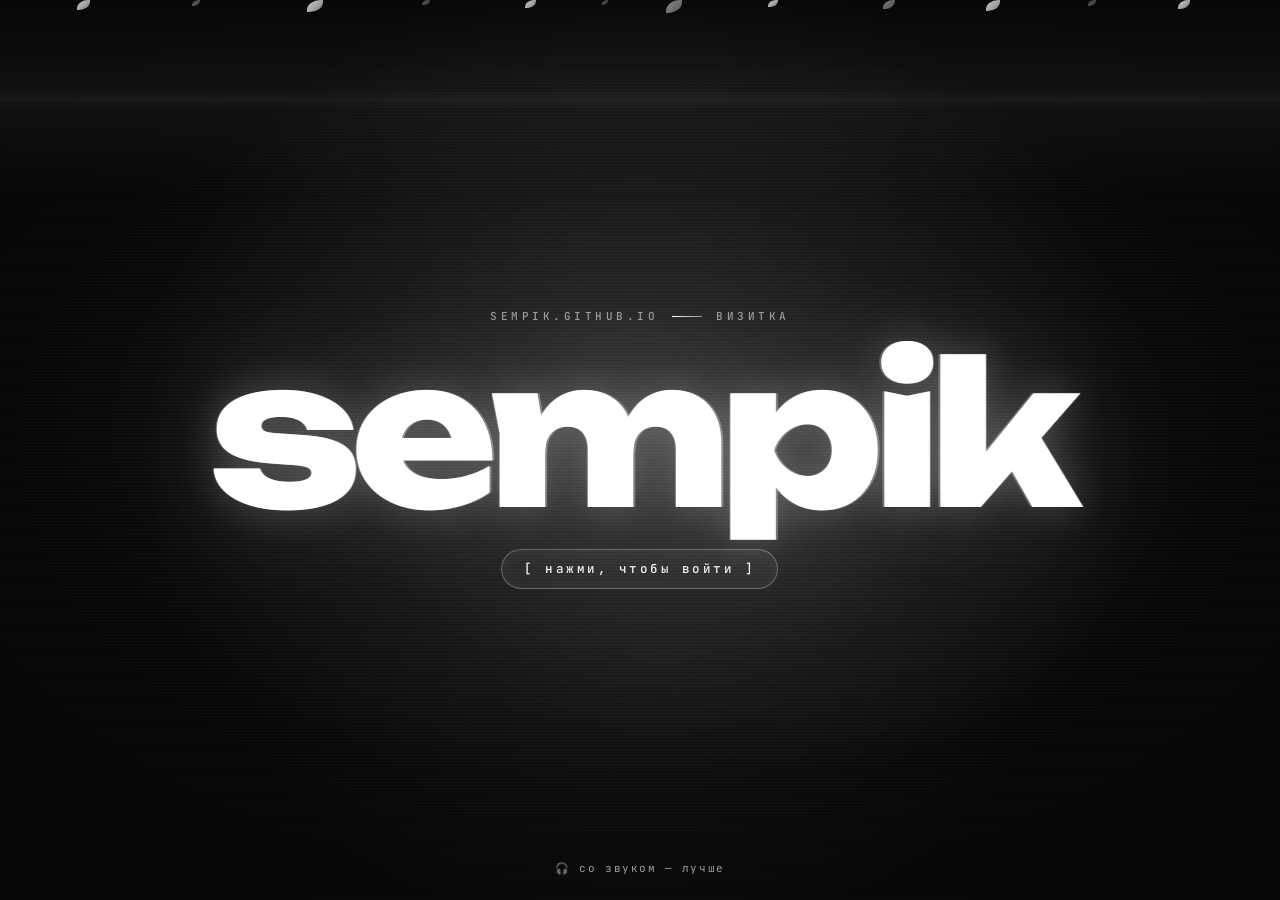
<file: index.html>
<!doctype html>
<html lang="ru">
<head>
<meta charset="utf-8">
<meta name="viewport" content="width=device-width, initial-scale=1, viewport-fit=cover">
<title>sempik</title>
<meta name="description" content="sempik — сайт-визитка: чёрно-белый 3D-остров с ночной сакурой, ссылки на Discord, GitHub и Steam и котик Кекс, которого можно гладить.">
<meta name="theme-color" content="#070707">
<meta name="color-scheme" content="dark">

<meta property="og:type" content="website">
<meta property="og:site_name" content="sempik">
<meta property="og:title" content="sempik">
<meta property="og:description" content="Визитка sempik: ночная сакура в 3D, ссылки на Discord, GitHub и Steam и интерактивный котик.">
<meta property="og:url" content="https://sempik.github.io/">
<meta property="og:image" content="https://sempik.github.io/avatar.jpg">
<meta property="og:image:width" content="640">
<meta property="og:image:height" content="640">
<meta property="og:image:alt" content="Аватар sempik — плюшевый мишка">
<meta property="og:locale" content="ru_RU">
<meta name="twitter:card" content="summary">
<meta name="twitter:title" content="sempik">
<meta name="twitter:description" content="Визитка sempik: ночная сакура в 3D, ссылки и котик, которого можно гладить.">
<meta name="twitter:image" content="https://sempik.github.io/avatar.jpg">

<link rel="icon" type="image/svg+xml" href="data:image/svg+xml,%3Csvg xmlns='http://www.w3.org/2000/svg' viewBox='0 0 64 64'%3E%3Cpath fill='%23ececec' d='M8 5l20 13-15 13zM56 5L36 18l15 13z'/%3E%3Cellipse cx='32' cy='38' rx='25' ry='21' fill='%23ececec'/%3E%3Cpath fill='%23999999' d='M13 12l8 6-6 6zM51 12l-8 6 6 6z'/%3E%3Cellipse cx='23' cy='37' rx='3.6' ry='4.4' fill='%23070707'/%3E%3Cellipse cx='41' cy='37' rx='3.6' ry='4.4' fill='%23070707'/%3E%3Cpath d='M29.5 44.5h5L32 47.5z' fill='%23070707'/%3E%3C/svg%3E">
<link rel="apple-touch-icon" href="avatar.jpg">

<link rel="preconnect" href="https://fonts.googleapis.com">
<link rel="preconnect" href="https://fonts.gstatic.com" crossorigin>
<!-- шрифты не блокируют отрисовку: если Google Fonts тормозит, страница видна сразу с запасными шрифтами -->
<link rel="preload" as="style" href="https://fonts.googleapis.com/css2?family=Unbounded:wght@600..800&family=Manrope:wght@400..700&family=JetBrains+Mono:wght@400..500&display=swap">
<link rel="stylesheet" href="https://fonts.googleapis.com/css2?family=Unbounded:wght@600..800&family=Manrope:wght@400..700&family=JetBrains+Mono:wght@400..500&display=swap" media="print" onload="this.media='all'">
<noscript><link rel="stylesheet" href="https://fonts.googleapis.com/css2?family=Unbounded:wght@600..800&family=Manrope:wght@400..700&family=JetBrains+Mono:wght@400..500&display=swap"></noscript>
<link rel="stylesheet" href="css/style.css">

<script type="importmap">
{
  "imports": {
    "three": "./vendor/three/three.module.min.js",
    "three/addons/": "./vendor/three/addons/"
  }
}
</script>
<!-- качаем все модули параллельно, а не цепочкой main → scene3d → three -->
<link rel="modulepreload" href="js/main.js">
<link rel="modulepreload" href="js/config.js">
<link rel="modulepreload" href="js/icons.js">
<link rel="modulepreload" href="js/ui.js">
<link rel="modulepreload" href="js/audio.js">
<link rel="modulepreload" href="js/cat.js">
<link rel="modulepreload" href="js/scene3d.js">
<link rel="modulepreload" href="vendor/three/three.module.min.js">
<link rel="modulepreload" href="vendor/three/addons/loaders/SVGLoader.js">
<link rel="modulepreload" href="vendor/three/addons/environments/RoomEnvironment.js">
<link rel="modulepreload" href="vendor/three/addons/utils/BufferGeometryUtils.js">
<link rel="modulepreload" href="vendor/three/addons/math/SimplexNoise.js">
<script>
  // js есть → карточка прячется до входа. Страховка: если main.js так и не поднялся
  // (например, сломан config.js), заставку всё равно можно закрыть кликом.
  document.documentElement.classList.add("js");
  addEventListener("load", function () {
    setTimeout(function () {
      var s = document.getElementById("splash");
      if (window.sempik || !s) return;
      var h = s.querySelector(".splash__hint-text");
      if (h) h.textContent = "[ нажми, чтобы войти ]";
      s.classList.add("is-ready");
      s.addEventListener("click", function () {
        if (window.sempik) return;
        s.remove();
        document.documentElement.classList.add("entered");
      });
    }, 12000);
  });
</script>
<script type="module" src="js/main.js"></script>
<noscript><style>#splash, .controls { display: none !important; }</style></noscript>
</head>
<body>

<!-- 1. фон: мокшен-видео + затемнение (зерно — фоном того же слоя) -->
<div class="bg" aria-hidden="true">
  <!-- src ставит скрипт внизу страницы: на телефонах и слабых ноутбуках — облегчённая 720p-версия,
       при «меньше движения» или экономии трафика — только постер; качать начинаем, когда 3D уже
       загрузилось (или при входе) -->
  <video id="bg-video" autoplay muted loop playsinline preload="none" poster="assets/motion-poster.jpg" data-src="assets/motion.mp4" data-src-sm="assets/motion-720.mp4" disablepictureinpicture disableremoteplayback tabindex="-1"></video>
  <div class="bg-shade"></div>
</div>

<!-- 2. 3D-сцена (прозрачная) -->
<canvas id="scene3d" aria-label="3D-сцена: парящий остров с сакурой и логотипами соцсетей" role="img"></canvas>

<!-- 3. карточка -->
<main class="ui">
  <article class="card" data-cat-platform aria-labelledby="card-name">
    <div class="card__glare" aria-hidden="true"></div>

    <header class="card__head">
      <div class="avatar reveal" style="--i:0" role="button" tabindex="0" aria-label="Аватарка sempik — нажми, будет буп">
        <span class="avatar__glow" aria-hidden="true"></span>
        <span class="avatar__ring" aria-hidden="true"></span>
        <span class="avatar__img"><img src="avatar.jpg" alt="Аватар sempik — плюшевый мишка" width="640" height="640" decoding="async"></span>
        <span class="avatar__dot" aria-hidden="true"></span>
      </div>
      <div class="card__id">
        <h1 class="name reveal" id="card-name" data-text="sempik" style="--i:1"><span class="name__text">sempik</span></h1>
        <p class="status reveal" style="--i:2"><span class="status__dot" aria-hidden="true"></span><span class="status__text">где-то в интернете</span></p>
      </div>
    </header>

    <p class="tagline reveal" style="--i:3">
      <!-- невидимый «призрак» с самой длинной фразой держит высоту строки (ui.js кладёт его текст) -->
      <span class="tagline__ghost" aria-hidden="true"><span class="tagline__prompt">&gt;</span><span class="tagline__ghost-text">делаю сайты, которые никто не просил</span><span class="tagline__caret"></span></span>
      <span class="tagline__live" aria-hidden="true"><span class="tagline__prompt">&gt;</span><span class="tagline__text">делаю сайты, которые никто не просил</span><span class="tagline__caret"></span></span>
      <span class="sr-only tagline__sr">делаю сайты, которые никто не просил</span>
    </p>

    <p class="about reveal" style="--i:4">Привет, я sempik. Пишу код, собираю странные штуки для браузера и иногда играю. Пиши в любую соцсеть ниже — отвечаю, когда не сплю.</p>

    <nav class="links" aria-label="Где меня найти">
      <ul class="links__list">
        <li class="reveal" style="--i:5"><a class="link" href="https://github.com/sempik" target="_blank" rel="noopener"><span class="link__text"><span class="link__name">GitHub</span><span class="link__sub">@sempik</span></span></a></li>
        <li class="reveal" style="--i:6"><a class="link" href="https://steamcommunity.com/profiles/76561199049345067/" target="_blank" rel="noopener"><span class="link__text"><span class="link__name">Steam</span><span class="link__sub">профиль</span></span></a></li>
        <li class="reveal" style="--i:7"><span class="link"><span class="link__text"><span class="link__name">Discord</span><span class="link__sub">babazina</span></span></span></li>
      </ul>
    </nav>

    <section class="gh" hidden aria-label="Статистика GitHub">
      <div class="gh__inner">
        <p class="gh__head"><span class="gh__label">github</span><span class="gh__stats"></span></p>
        <div class="gh__recent" hidden><span class="gh__recent-label">недавно:</span><ul class="gh__repos"></ul></div>
      </div>
    </section>

    <footer class="card__foot reveal" style="--i:9">
      <span class="card__copy">© <span class="js-year">2026</span> sempik · сделано с <span class="heart" aria-label="любовью" role="img">&#x2665;&#xFE0E;</span> и котом</span>
      <span class="card__hint">погладь кота · <span class="konami" title="подсказка: Konami code">тут есть секрет</span></span>
    </footer>
  </article>
</main>

<!-- 4. кот -->
<canvas id="cat-layer" aria-hidden="true"></canvas>

<!-- 5. хром поверх всего -->
<div class="chrome-scrim" aria-hidden="true"></div>
<div class="controls" hidden>
  <button class="ctl ctl--sound" type="button" aria-pressed="true" aria-label="Выключить звук">
    <svg class="ico ico--on" viewBox="0 0 24 24" aria-hidden="true"><path d="M4 9.5h3.2L12 5.6v12.8l-4.8-3.9H4z" /><path class="wave" d="M15.5 9.2a4 4 0 0 1 0 5.6" /><path class="wave" d="M18.2 6.6a7.6 7.6 0 0 1 0 10.8" /></svg>
    <svg class="ico ico--off" viewBox="0 0 24 24" aria-hidden="true"><path d="M4 9.5h3.2L12 5.6v12.8l-4.8-3.9H4z" /><path class="wave" d="M16 9.5l5 5M21 9.5l-5 5" /></svg>
  </button>
  <button class="ctl ctl--music" type="button" aria-pressed="false" aria-label="Включить музыку">
    <svg class="ico ico--note" viewBox="0 0 24 24" aria-hidden="true"><path d="M9 17.5V6.2l10-2.2v11.3" /><circle cx="6.6" cy="17.6" r="2.4" /><circle cx="16.6" cy="15.4" r="2.4" /></svg>
    <span class="eq" aria-hidden="true"><i></i><i></i><i></i><i></i></span>
  </button>
</div>

<div id="toast" role="status" aria-live="polite" aria-atomic="true"></div>

<script>
  // фоновое видео: качаем после загрузки модулей (не отнимаем канал у three.js) или при входе
  (function () {
    var v = document.getElementById("bg-video");
    if (!v) return;
    var rm = false;
    try { rm = matchMedia("(prefers-reduced-motion: reduce)").matches; } catch (e) {}
    var c = navigator.connection || {};
    if (rm || c.saveData) return; // хватит постера
    // слабое железо (≤4 потоков или ≤4 ГБ памяти) или небольшой экран — хватит 720p:
    // фон всё равно затемнён, а декодировать и масштабировать 1080p встройке тяжело
    var weak = (navigator.hardwareConcurrency || 8) <= 4 || (navigator.deviceMemory || 8) <= 4;
    var started = false;
    function go() {
      if (started) return;
      started = true;
      v.preload = "auto";
      v.src = innerWidth < 900 || weak || screen.width * (devicePixelRatio || 1) < 1600 ? v.getAttribute("data-src-sm") : v.getAttribute("data-src");
      if (document.hidden) return; // вкладка в фоне — ui.js запустит видео, когда вернутся
      try { var p = v.play(); if (p && p.catch) p.catch(function () {}); } catch (e) {}
    }
    if (window.__sempikLoaded) go();
    addEventListener("sempik:loaded", go);
    addEventListener("sempik:enter", go);
    // страховка: модули так и не отчитались
    addEventListener("load", function () { setTimeout(go, 9000); });
  })();
</script>

<div id="splash" role="button" tabindex="0" aria-label="Войти на сайт sempik">
  <div class="splash__fx" aria-hidden="true">
    <span class="splash__glow"></span>
    <span class="splash__lines"></span>
    <span class="splash__sweep"></span>
    <span class="splash__petals"><i></i><i></i><i></i><i></i><i></i><i></i><i></i><i></i><i></i><i></i><i></i><i></i></span>
  </div>
  <div class="splash__inner">
    <p class="splash__kicker" aria-hidden="true"><span>sempik.github.io</span><span class="splash__sep"></span><span>визитка</span></p>
    <p class="splash__title" data-text="sempik" aria-hidden="true"><span>sempik</span></p>
    <p class="splash__hint"><span class="splash__hint-text">загрузка…</span></p>
  </div>
  <p class="splash__foot" aria-hidden="true"><span class="emo">🎧</span> со звуком — лучше</p>
</div>

</body>
</html>
</file>
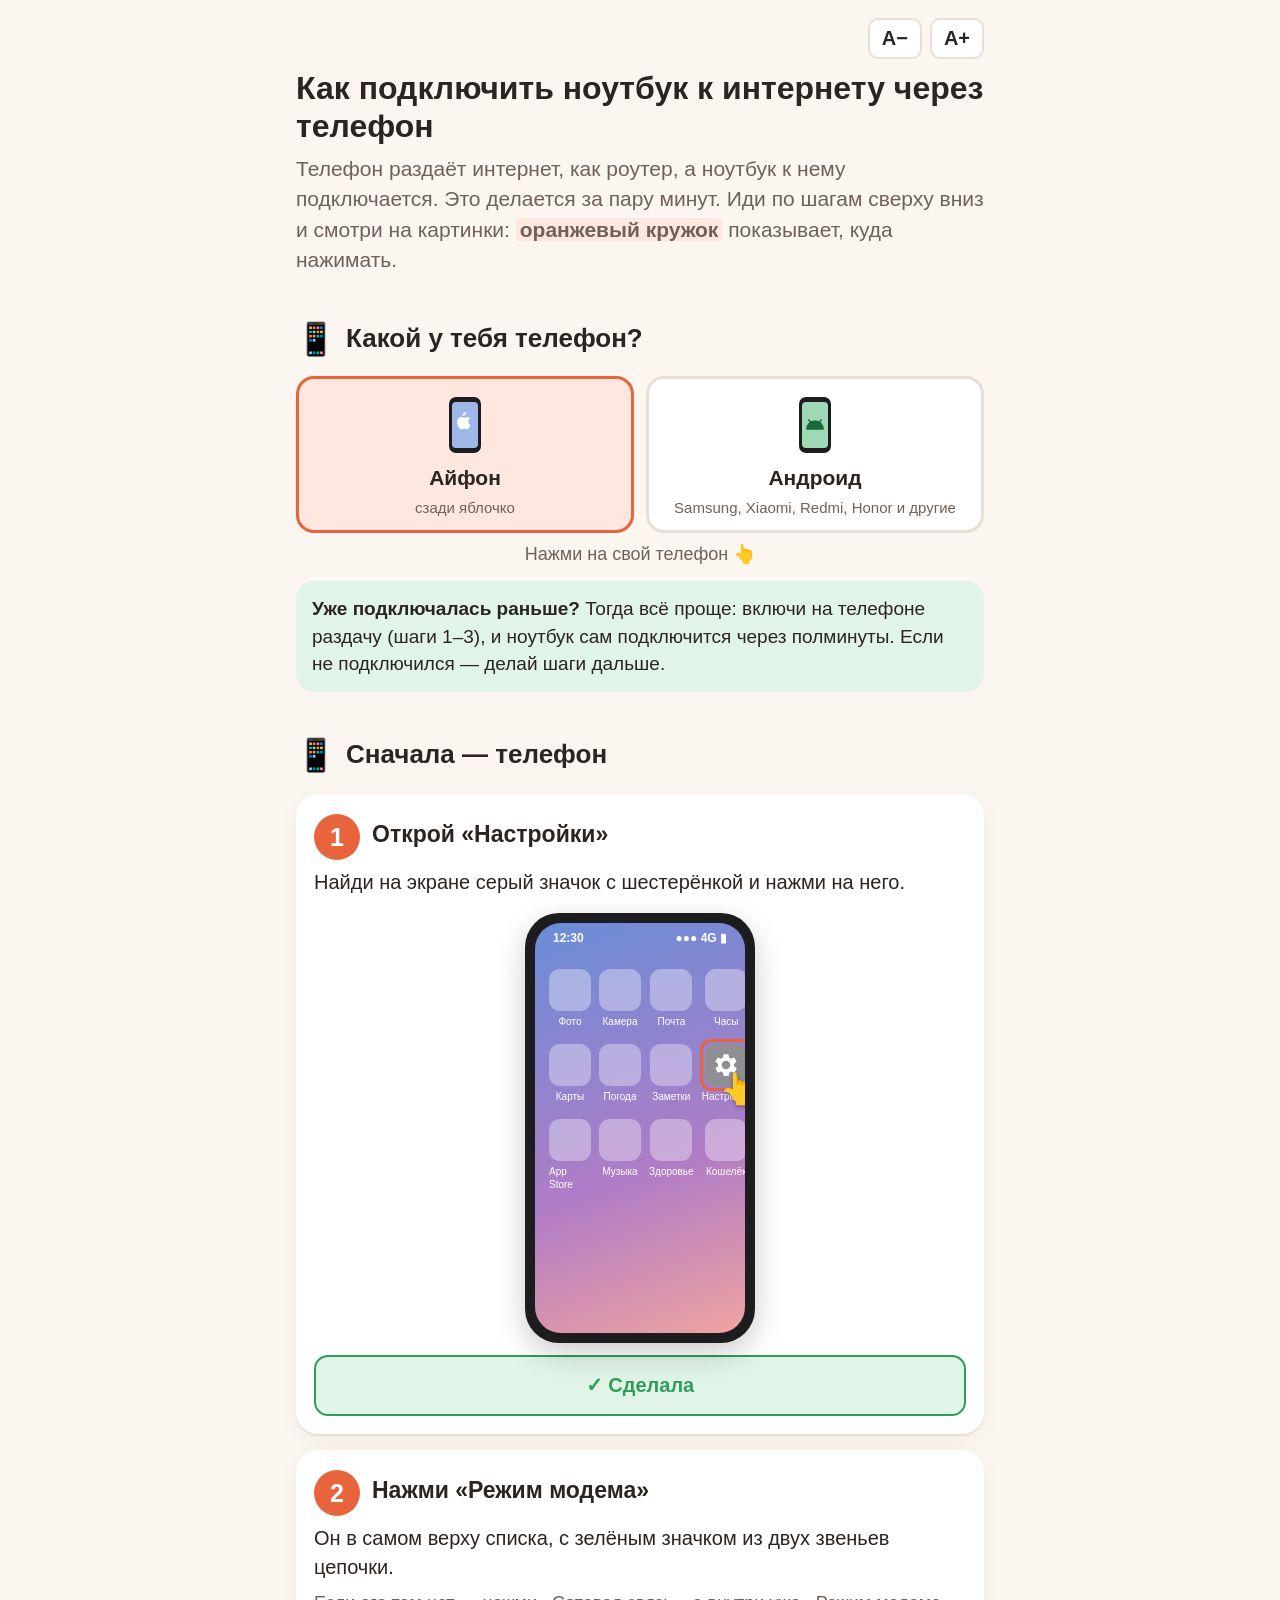
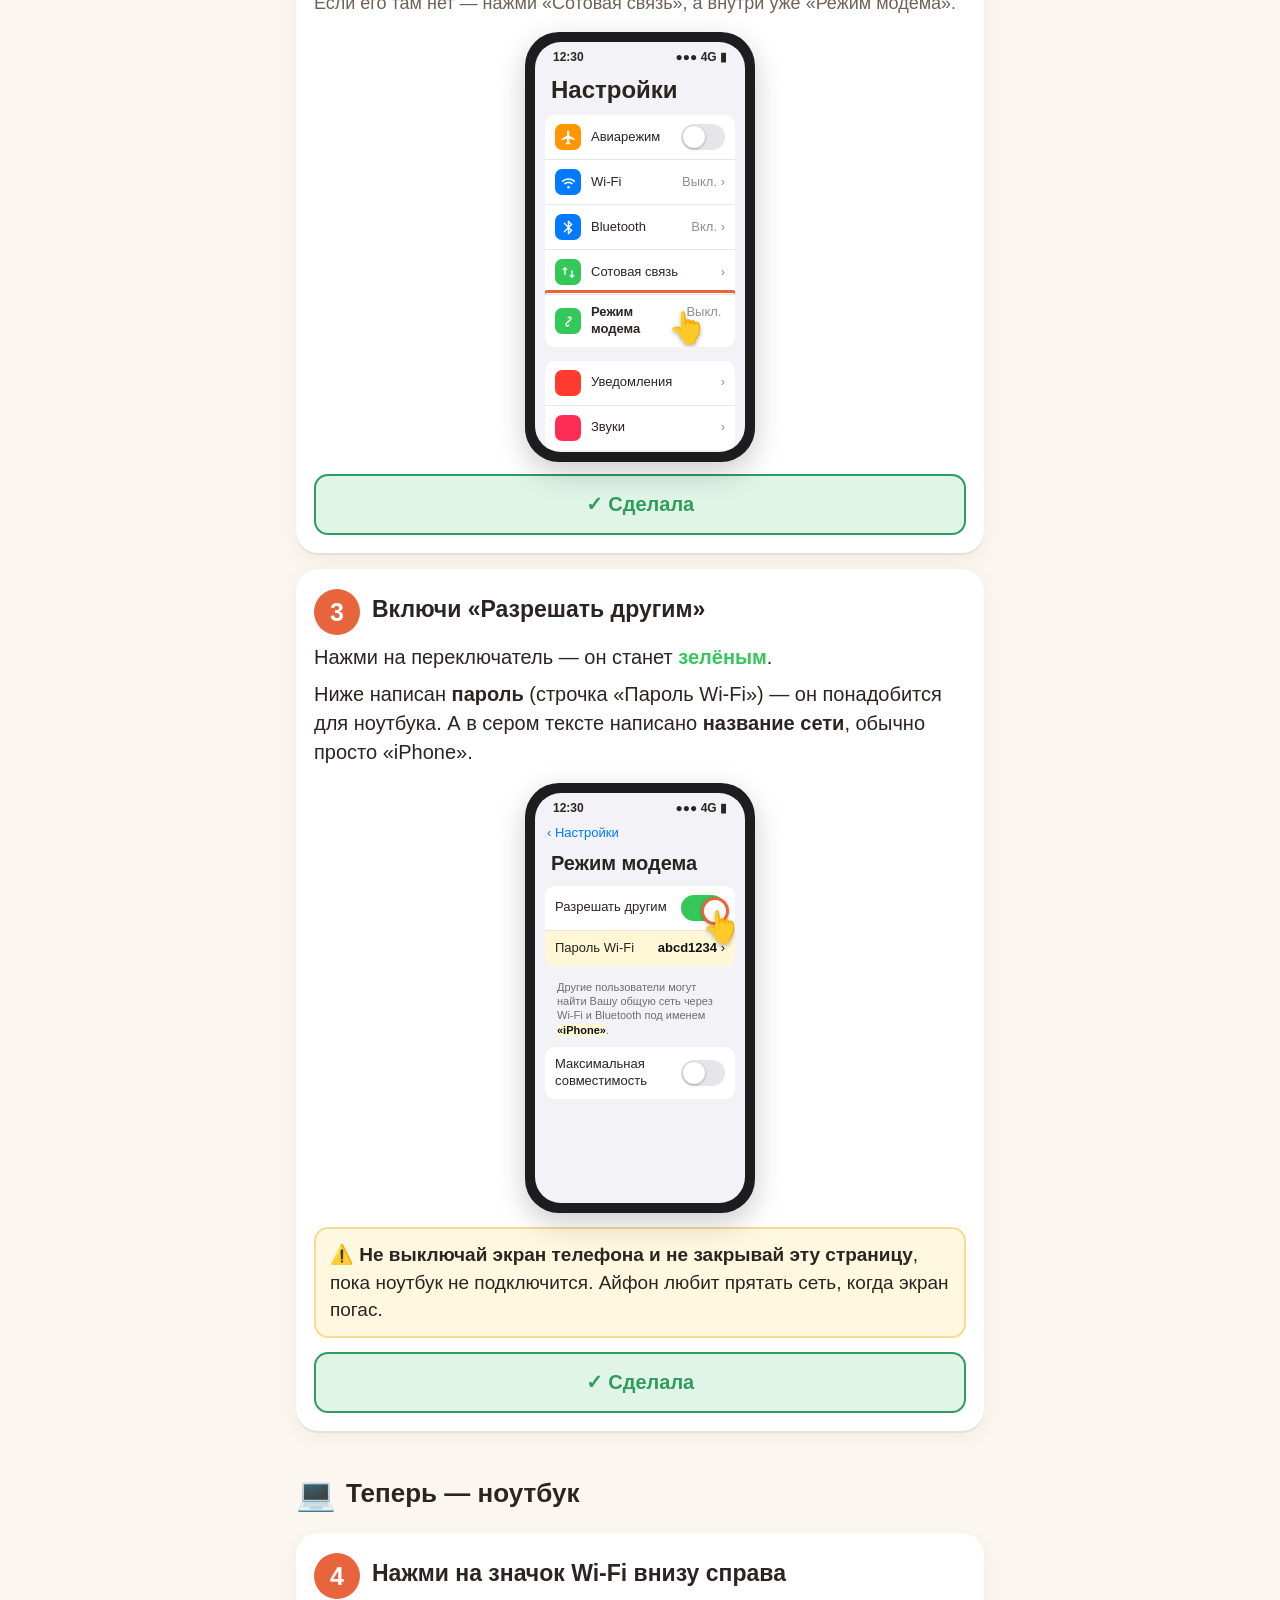
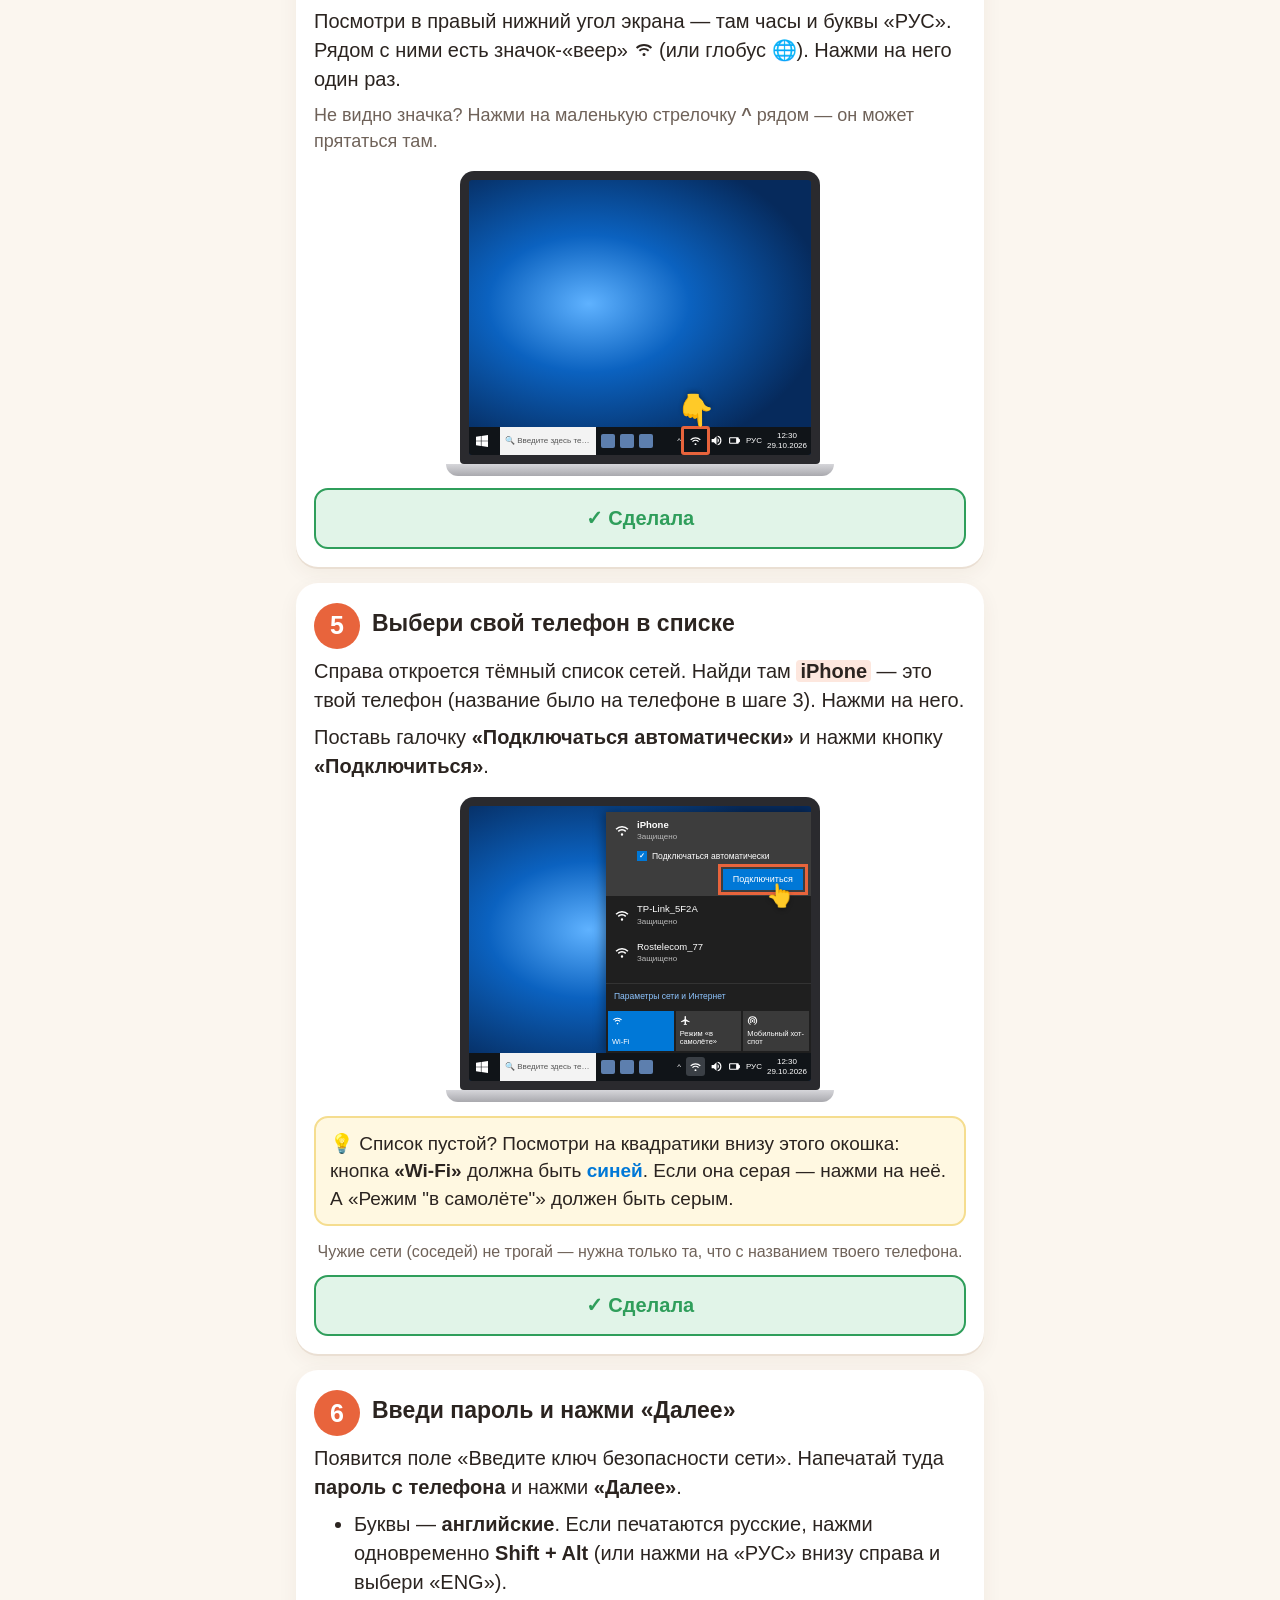
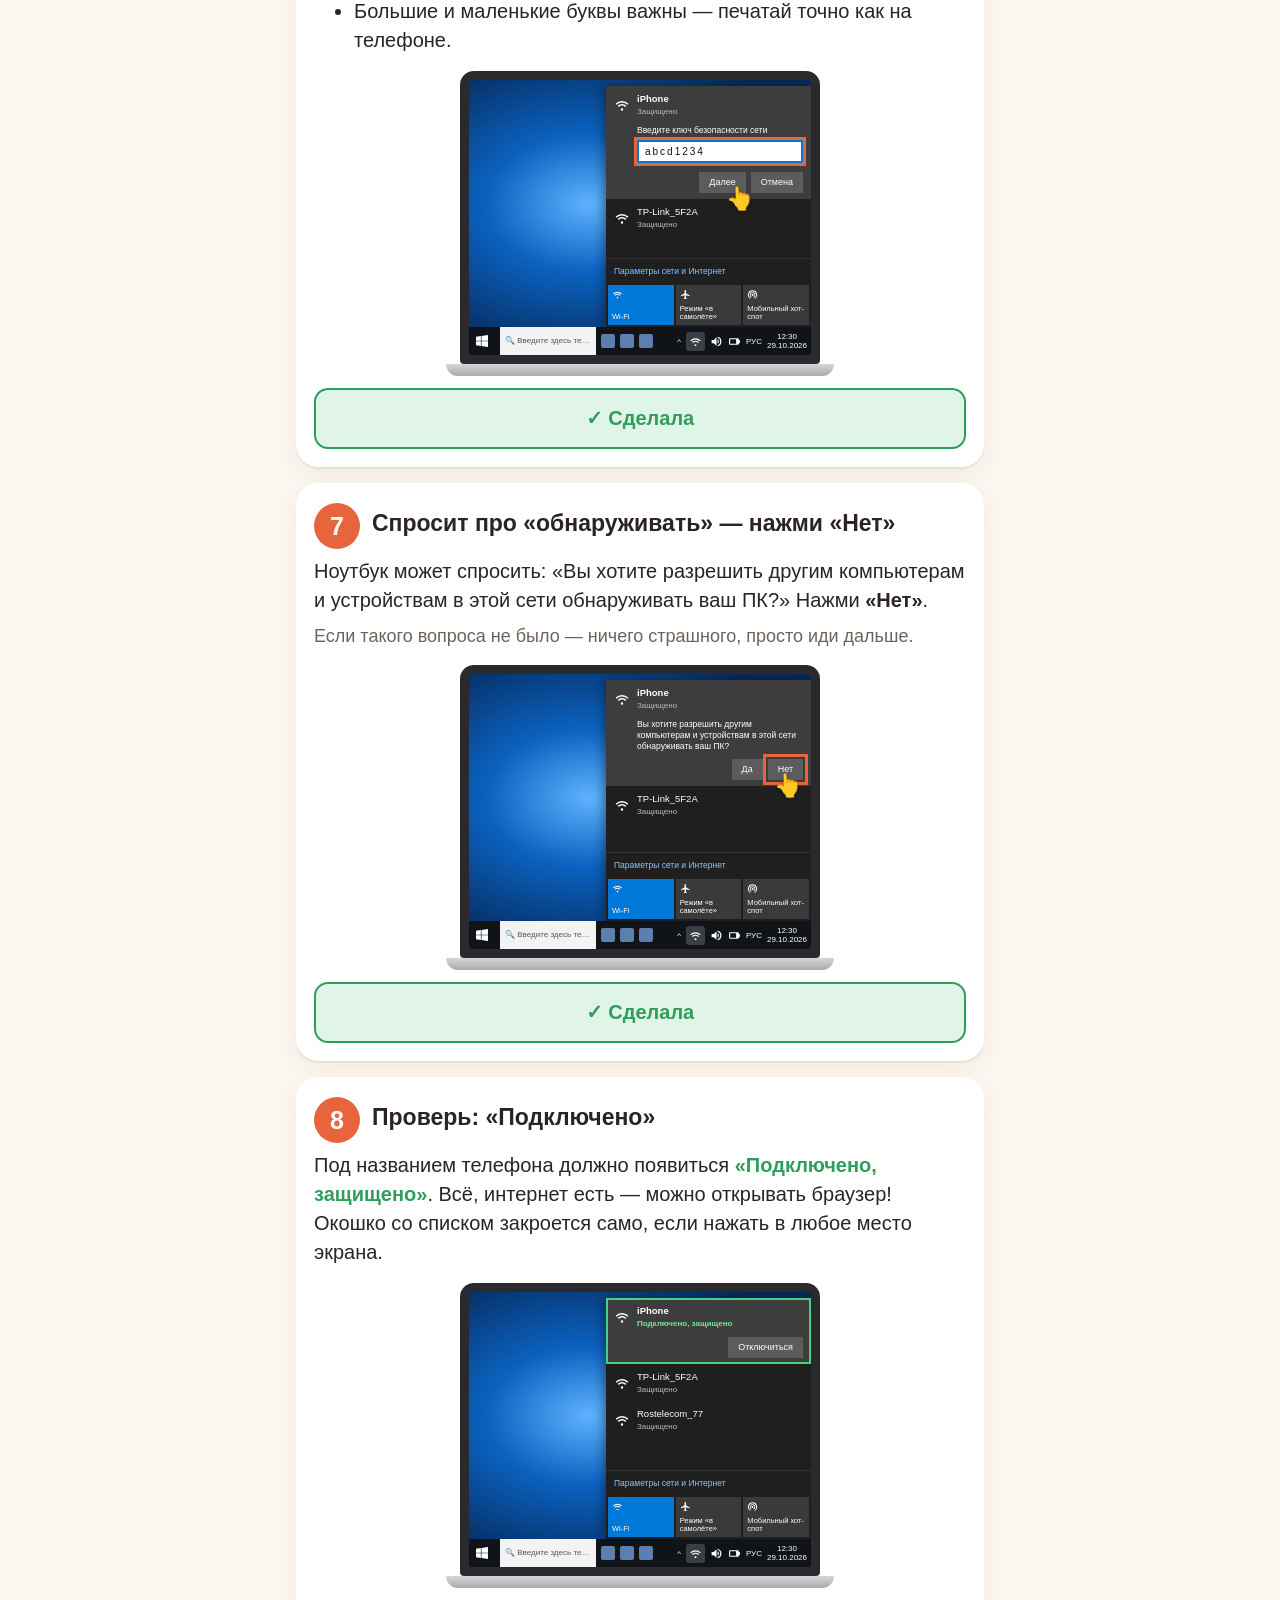
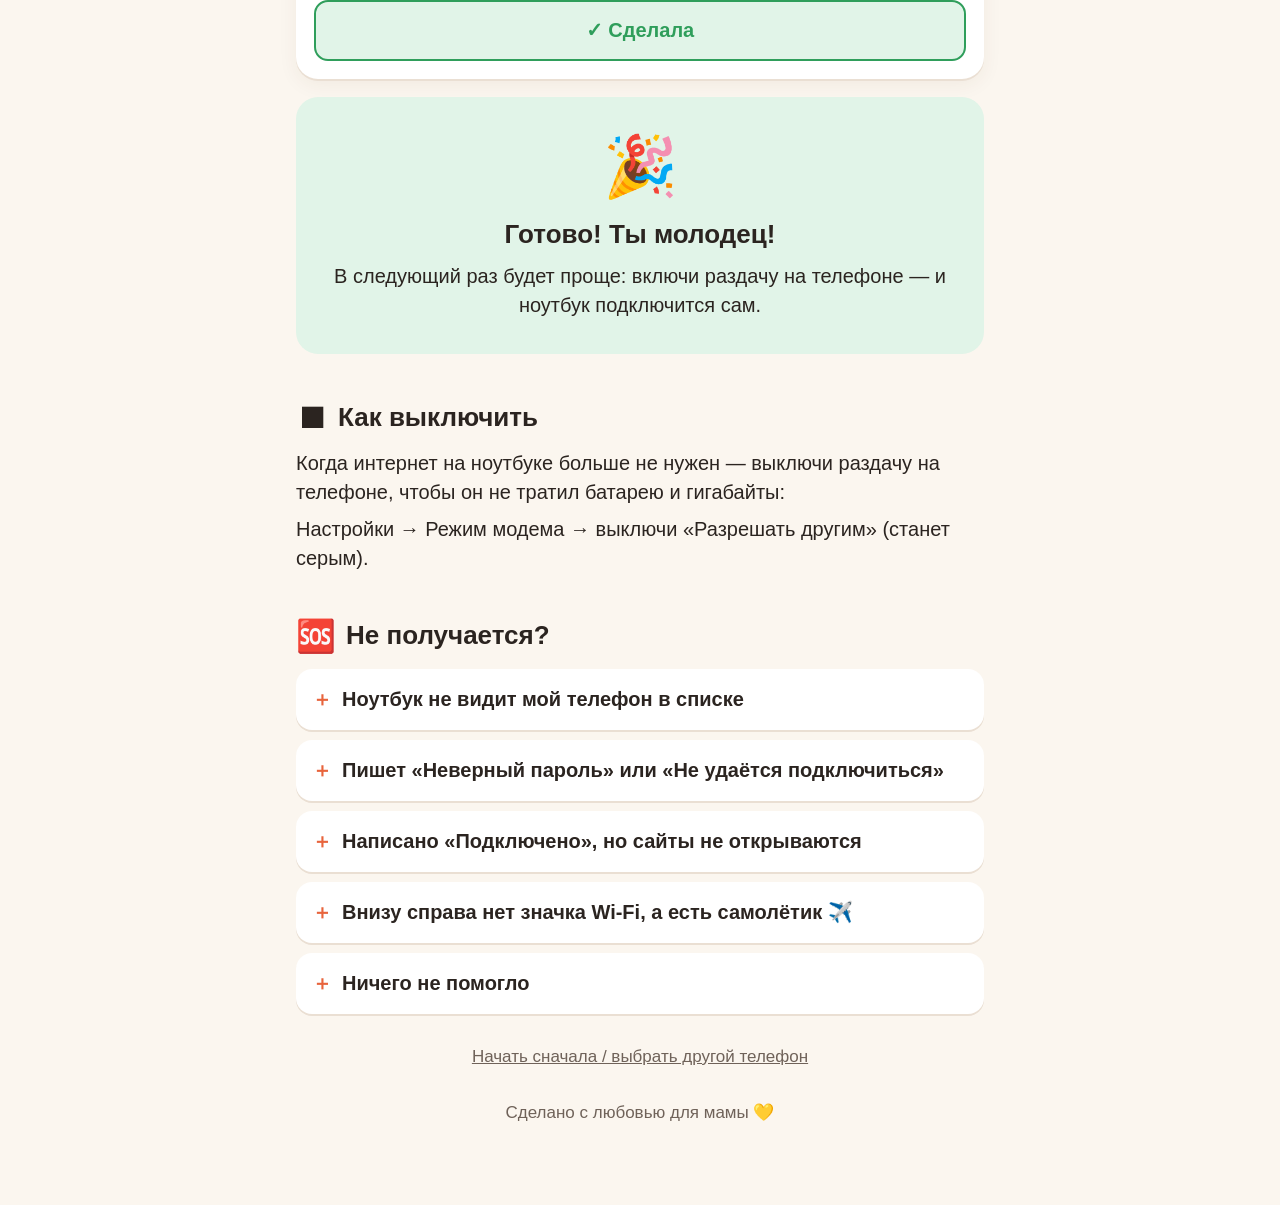
<file: mama-wifi/index.html>
<!DOCTYPE html>
<html lang="ru">
<head>
<meta charset="utf-8">
<meta name="viewport" content="width=device-width, initial-scale=1">
<title>Интернет на ноутбук с телефона</title>
<style>
  :root {
    --bg: #fbf6ef;
    --card: #ffffff;
    --ink: #2b2420;
    --soft: #6f6259;
    --line: #eadfd3;
    --accent: #e8643c;
    --accent-soft: #fde7de;
    --ok: #2f9e5b;
    --ok-soft: #e1f4e8;
    --blue: #1a73e8;
    --win: #0067c0;
    --fs: 20px;
  }
  * { box-sizing: border-box; }
  html { font-size: var(--fs); -webkit-text-size-adjust: 100%; }
  body {
    margin: 0; background: var(--bg); color: var(--ink);
    font-family: "Segoe UI", Roboto, -apple-system, "Helvetica Neue", Arial, sans-serif;
    line-height: 1.45;
  }
  .wrap { max-width: 720px; margin: 0 auto; padding: 18px 16px 80px; }
  h1 { font-size: 1.6rem; line-height: 1.2; margin: 10px 0 8px; }
  h2 { font-size: 1.3rem; margin: 40px 0 6px; display: flex; align-items: center; gap: 10px; }
  h2 .ico { font-size: 1.6rem; }
  p { margin: 8px 0; }
  .lead { color: var(--soft); font-size: 1.05rem; }
  b.hl { background: var(--accent-soft); padding: 0 4px; border-radius: 4px; }

  .fontbar { display: flex; justify-content: flex-end; gap: 8px; }
  .fontbar button {
    border: 2px solid var(--line); background: #fff; border-radius: 10px;
    font: inherit; font-weight: 700; padding: 4px 12px; cursor: pointer; color: var(--ink);
  }

  .note {
    background: #fff8e1; border: 2px solid #f5dd8f; border-radius: 14px;
    padding: 12px 14px; margin: 14px 0; font-size: .95rem;
  }

  /* выбор телефона */
  .choose { display: grid; grid-template-columns: 1fr 1fr; gap: 12px; margin: 14px 0 4px; }
  .choose button {
    font: inherit; cursor: pointer; background: var(--card); color: var(--ink);
    border: 3px solid var(--line); border-radius: 18px; padding: 14px 8px 12px;
    display: flex; flex-direction: column; align-items: center; gap: 6px;
    transition: border-color .2s, transform .1s;
  }
  .choose button:active { transform: scale(.97); }
  .choose button.on { border-color: var(--accent); background: var(--accent-soft); }
  .choose .t { font-weight: 700; font-size: 1.05rem; }
  .choose .s { font-size: .75rem; color: var(--soft); line-height: 1.25; }
  .choose svg { width: 64px; height: 64px; }
  .pick-hint { text-align: center; color: var(--soft); font-size: .9rem; }
  body:not(.chosen) .after-choice { display: none; }

  body.iphone [data-only="android"], body.android [data-only="iphone"] { display: none !important; }

  /* шаги */
  .step {
    background: var(--card); border-radius: 22px; padding: 18px 16px 16px;
    margin: 16px 0; box-shadow: 0 2px 0 var(--line), 0 6px 20px rgba(80, 50, 20, .06);
    border: 2px solid transparent; transition: opacity .3s, border-color .3s;
  }
  .step.done { border-color: var(--ok); }
  .step.done .pic { opacity: .45; }
  .step-head { display: flex; gap: 12px; align-items: flex-start; }
  .num {
    flex: 0 0 auto; width: 46px; height: 46px; border-radius: 50%;
    background: var(--accent); color: #fff; font-weight: 800; font-size: 1.25rem;
    display: flex; align-items: center; justify-content: center;
  }
  .step.done .num { background: var(--ok); font-size: 0; }
  .step.done .num::after { content: "✓"; font-size: 1.4rem; }
  .step h3 { margin: 6px 0 0; font-size: 1.15rem; line-height: 1.3; }
  .step .txt { margin-top: 8px; }
  .pic { display: flex; justify-content: center; margin: 16px 0 6px; transition: opacity .3s; }
  .donebtn {
    display: block; width: 100%; margin-top: 12px; padding: 14px; cursor: pointer;
    font: inherit; font-weight: 700; color: var(--ok); background: var(--ok-soft);
    border: 2px solid var(--ok); border-radius: 14px;
  }
  .step.done .donebtn { background: var(--ok); color: #fff; }

  /* нажми сюда */
  .tap { position: relative; }
  .tap::after {
    content: ""; position: absolute; inset: -5px; border-radius: inherit;
    border: 3px solid var(--accent); pointer-events: none;
    animation: pulse 1.4s ease-out infinite;
  }
  .tap.round::after { border-radius: 50%; }
  @keyframes pulse {
    0% { box-shadow: 0 0 0 0 rgba(232, 100, 60, .55); }
    100% { box-shadow: 0 0 0 12px rgba(232, 100, 60, 0); }
  }
  .finger {
    position: absolute; font-size: 30px; line-height: 1; z-index: 3; pointer-events: none;
    filter: drop-shadow(0 2px 2px rgba(0, 0, 0, .3));
    animation: poke 1.4s ease-in-out infinite;
  }
  @keyframes poke { 0%, 100% { transform: translate(0, 0); } 50% { transform: translate(-3px, -5px); } }

  /* телефон */
  .phone {
    width: 230px; border-radius: 34px; background: #1d1d1f; padding: 10px;
    box-shadow: 0 10px 30px rgba(0, 0, 0, .2);
  }
  .phone .screen {
    position: relative; height: 410px; border-radius: 26px; overflow: hidden;
    font-size: 13px; line-height: 1.3;
  }
  .statusbar {
    display: flex; justify-content: space-between; padding: 8px 18px 4px;
    font-size: 12px; font-weight: 700;
  }

  /* айфон: рабочий стол */
  .ios-home { background: linear-gradient(160deg, #6a8dd8, #b07cc6 60%, #f0a3a0); height: 100%; color: #fff; }
  .ios-grid { display: grid; grid-template-columns: repeat(4, 1fr); gap: 16px 8px; padding: 18px 14px; }
  .app { display: flex; flex-direction: column; align-items: center; gap: 4px; font-size: 10px; }
  .app i {
    width: 42px; height: 42px; border-radius: 11px; display: block; background: rgba(255, 255, 255, .35);
  }
  .app i.gear { background: #8e8e93; display: flex; align-items: center; justify-content: center; }
  .app i.gear svg { width: 30px; height: 30px; }

  /* айфон: настройки */
  .ios { background: #f2f2f7; height: 100%; }
  .ios h4 { font-size: 24px; margin: 4px 16px 10px; }
  .ios .group { background: #fff; border-radius: 10px; margin: 0 10px 14px; overflow: hidden; }
  .ios .row {
    display: flex; align-items: center; gap: 10px; padding: 9px 10px; border-bottom: 1px solid #e5e5ea; font-size: 13px;
  }
  .ios .row:last-child { border-bottom: 0; }
  .ios .row .ic { width: 26px; height: 26px; border-radius: 7px; flex: 0 0 auto; display: flex; align-items: center; justify-content: center; }
  .ios .row .ic svg { width: 17px; height: 17px; }
  .ios .row .r { margin-left: auto; color: #8e8e93; }
  .ios .back { color: #007aff; padding: 4px 12px; font-size: 13px; }
  .ios .cap { color: #6d6d72; font-size: 11px; margin: 0 22px 10px; }
  .sw { width: 44px; height: 26px; border-radius: 13px; background: #e5e5ea; position: relative; flex: 0 0 auto; margin-left: auto; }
  .sw::after { content: ""; position: absolute; top: 2px; left: 2px; width: 22px; height: 22px; border-radius: 50%; background: #fff; box-shadow: 0 1px 3px rgba(0,0,0,.3); }
  .sw.on { background: #34c759; }
  .sw.on::after { left: 20px; }

  /* андроид */
  .and-home { background: linear-gradient(180deg, #24476b, #4f8a8b); height: 100%; color: #fff; }
  .swipe-arrow {
    position: absolute; left: 50%; top: 30px; transform: translateX(-50%);
    display: flex; flex-direction: column; align-items: center; gap: 4px; color: #fff; font-weight: 700; font-size: 13px; text-align: center;
  }
  .swipe-dot {
    width: 34px; height: 34px; border-radius: 50%; background: rgba(255, 255, 255, .9);
    border: 3px solid var(--accent); animation: swipe 1.8s ease-in-out infinite;
  }
  @keyframes swipe { 0% { transform: translateY(-20px); opacity: 0; } 20% { opacity: 1; } 80% { opacity: 1; } 100% { transform: translateY(150px); opacity: 0; } }
  .shade { background: #1f2329; color: #e8eaed; height: 100%; padding-top: 4px; }
  .shade .clock { font-size: 34px; font-weight: 300; padding: 6px 18px 2px; }
  .bright { margin: 8px 16px 14px; height: 30px; border-radius: 15px; background: #3a3f47; overflow: hidden; }
  .bright::before { content: ""; display: block; width: 60%; height: 100%; background: #a8c7fa; border-radius: 15px; }
  .tiles { display: grid; grid-template-columns: 1fr 1fr; gap: 8px; padding: 0 12px; }
  .tile {
    border-radius: 18px; background: #3a3f47; padding: 10px 8px; display: flex; align-items: center; gap: 7px;
    font-size: 11px; line-height: 1.2; min-height: 52px;
  }
  .tile svg { width: 20px; height: 20px; flex: 0 0 auto; }
  .tile.on { background: #a8c7fa; color: #062e6f; }
  .and-set { background: #f8f9fc; height: 100%; }
  .and-set h4 { font-size: 20px; font-weight: 400; margin: 10px 16px 16px; }
  .and-row { padding: 12px 16px; display: flex; align-items: center; gap: 10px; }
  .and-row .k { font-size: 14px; }
  .and-row .v { font-size: 12px; color: #5f6368; }
  .pill-on { background: #d3e3fd; border-radius: 26px; margin: 0 12px 10px; padding: 14px 16px; display: flex; align-items: center; font-size: 15px; }
  .pill-on .sw { background: #0b57d0; }
  .pill-on .sw::after { left: 20px; }

  /* ноутбук */
  .laptop { width: 100%; max-width: 360px; }
  .lid { background: #2a2a2e; border-radius: 14px 14px 4px 4px; padding: 9px; }
  .desk {
    position: relative; height: 250px; overflow: hidden; border-radius: 3px;
    background: linear-gradient(135deg, #3b6fd1, #7aa7ec 50%, #c6dbf7);
    font-size: 11px; color: #111;
  }
  .base { height: 12px; background: linear-gradient(#d6d6da, #a9a9ae); border-radius: 0 0 14px 14px; margin: 0 -14px; }
  .taskbar {
    position: absolute; left: 0; right: 0; bottom: 0; height: 28px;
    background: rgba(240, 243, 249, .95); display: flex; align-items: center; padding: 0 6px; gap: 6px;
  }
  .taskbar .mid { margin: 0 auto; display: flex; gap: 6px; }
  .taskbar .mid i { width: 16px; height: 16px; border-radius: 4px; background: #9bb4dd; display: block; }
  .taskbar .mid i:first-child { background: #0067c0; }
  .tray { display: flex; align-items: center; gap: 3px; padding: 3px 6px; border-radius: 5px; }
  .tray svg { width: 15px; height: 15px; }
  .clock-w { font-size: 9px; text-align: right; line-height: 1.15; }
  .zoom-note { font-size: .8rem; color: var(--soft); text-align: center; margin-top: 4px; }

  .panel {
    position: absolute; right: 8px; bottom: 34px; width: 210px; border-radius: 9px;
    background: #f3f3f3; box-shadow: 0 6px 20px rgba(0, 0, 0, .3); padding: 10px; font-size: 10px;
  }
  .qs { display: grid; grid-template-columns: repeat(3, 1fr); gap: 6px; }
  .qs .q { display: flex; flex-direction: column; align-items: center; gap: 3px; font-size: 8.5px; text-align: center; }
  .qs .btn { width: 100%; height: 28px; border-radius: 5px; background: #fff; border: 1px solid #ddd; display: flex; align-items: center; justify-content: center; }
  .qs .btn svg { width: 13px; height: 13px; }
  .qs .btn.on { background: var(--win); border-color: var(--win); }
  .qs .split { display: flex; width: 100%; gap: 1px; }
  .qs .split .btn { flex: 1; }
  .qs .split .arr { flex: 0 0 22px; color: #fff; font-weight: 800; font-size: 13px; }
  .slider { height: 4px; background: #ccc; border-radius: 2px; margin: 12px 6px 4px; position: relative; }
  .slider::before { content: ""; position: absolute; left: 0; top: 0; height: 4px; width: 55%; background: var(--win); border-radius: 2px; }

  .nets { padding: 8px; }
  .nets .hdr { display: flex; align-items: center; gap: 6px; font-size: 11px; font-weight: 700; margin-bottom: 6px; }
  .nets .hdr .sw { width: 30px; height: 16px; background: var(--win); }
  .nets .hdr .sw::after { width: 12px; height: 12px; top: 2px; left: 16px; }
  .net { display: flex; align-items: center; gap: 7px; padding: 6px; border-radius: 5px; font-size: 10.5px; }
  .net svg { width: 15px; height: 15px; flex: 0 0 auto; }
  .net small { display: block; color: #666; font-size: 8.5px; }
  .net.sel { background: #fff; flex-wrap: wrap; }
  .net .chk { width: 100%; display: flex; align-items: center; gap: 5px; font-size: 9px; padding: 4px 0 0 22px; }
  .net .chk b { width: 11px; height: 11px; border-radius: 2px; background: var(--win); color: #fff; font-size: 8px; display: inline-flex; align-items: center; justify-content: center; }
  .wbtn { background: var(--win); color: #fff; border-radius: 4px; padding: 4px 12px; font-size: 9.5px; display: inline-block; }
  .wbtn.gray { background: #e3e3e3; color: #111; }
  .pwd { width: 100%; background: #fff; border: 1px solid #999; border-bottom: 2px solid var(--win); border-radius: 3px; padding: 4px 6px; margin: 4px 0 6px; font-size: 10px; letter-spacing: 2px; }

  /* Windows 10 */
  .desk.w10 { height: 275px; background: radial-gradient(ellipse at 35% 45%, #5fb2ff 0, #0b62c0 32%, #062a5c 75%); }
  .tb10 {
    position: absolute; left: 0; right: 0; bottom: 0; height: 28px; background: #101418; color: #fff;
    display: flex; align-items: center; gap: 5px; padding-right: 4px; font-size: 8px;
  }
  .tb10 .start { width: 26px; height: 28px; display: flex; align-items: center; justify-content: center; flex: 0 0 auto; }
  .tb10 .start svg { width: 12px; height: 12px; }
  .tb10 .search {
    flex: 0 1 96px; min-width: 0; overflow: hidden; white-space: nowrap; text-overflow: ellipsis;
    background: #f3f3f3; color: #555; height: 28px; line-height: 28px; padding: 0 5px;
  }
  .tb10 > i { width: 14px; height: 14px; border-radius: 2px; background: #5d7fae; display: block; flex: 0 0 auto; }
  .tb10 .sp { margin-left: auto; }
  .tb10 svg.t { width: 13px; height: 13px; flex: 0 0 auto; }
  .tb10 .w { display: flex; padding: 3px; border-radius: 3px; }
  .tb10 .w.act { background: #3a3f45; }
  .tb10 .clk { text-align: center; line-height: 1.15; }
  .fly {
    position: absolute; right: 0; bottom: 28px; top: 6px; width: 205px; background: #1f1f1f; color: #fff;
    display: flex; flex-direction: column; font-size: 9.5px; box-shadow: -2px 0 10px rgba(0, 0, 0, .4);
  }
  .fnet { display: flex; flex-wrap: wrap; align-items: center; gap: 7px; padding: 6px 8px; }
  .fnet svg { width: 16px; height: 16px; flex: 0 0 auto; }
  .fnet small { display: block; color: #bbb; font-size: 8px; }
  .fnet.sel { background: #3d3d3d; }
  .fnet .chk { width: 100%; padding-left: 23px; display: flex; gap: 5px; align-items: center; font-size: 8.5px; }
  .fnet .chk b { width: 10px; height: 10px; background: #0078d7; font-size: 7px; display: inline-flex; align-items: center; justify-content: center; }
  .fnet .sub { width: 100%; padding-left: 23px; font-size: 8.5px; line-height: 1.3; }
  .fnet .rowbtn { width: 100%; display: flex; justify-content: flex-end; gap: 5px; position: relative; }
  .b10 { background: #5c5c5c; color: #fff; padding: 4px 10px; font-size: 9px; display: inline-block; }
  .b10.acc { background: #0078d7; }
  .fpwd { background: #fff; color: #111; border: 2px solid #0078d7; padding: 3px 6px; margin: 4px 0 2px; letter-spacing: 2px; font-size: 10px; }
  .flink { margin-top: auto; padding: 6px 8px; color: #8ec5ff; font-size: 8.5px; border-top: 1px solid #333; }
  .ftiles { display: grid; grid-template-columns: repeat(3, 1fr); gap: 2px; padding: 2px; }
  .ft { background: #3a3a3a; height: 40px; padding: 4px; display: flex; flex-direction: column; justify-content: space-between; font-size: 7.5px; line-height: 1.1; }
  .ft svg { width: 11px; height: 11px; }
  .ft.on { background: #0078d7; }

  /* финал и помощь */
  .yay { text-align: center; padding: 26px 16px; background: var(--ok-soft); border-radius: 22px; margin-top: 18px; }
  .yay .big { font-size: 3rem; }
  .yay h3 { margin: 6px 0; font-size: 1.3rem; }
  details {
    background: var(--card); border-radius: 16px; margin: 10px 0; padding: 0 16px;
    box-shadow: 0 2px 0 var(--line);
  }
  summary { cursor: pointer; font-weight: 700; padding: 16px 0; list-style: none; display: flex; gap: 10px; align-items: flex-start; }
  summary::-webkit-details-marker { display: none; }
  summary::before { content: "＋"; color: var(--accent); font-weight: 800; }
  details[open] summary::before { content: "－"; }
  details .body { padding: 0 0 14px; }
  details ul { padding-left: 1.2em; margin: 6px 0; }
  details li { margin: 6px 0; }
  .again { background: var(--ok-soft); border-radius: 18px; padding: 14px 16px; margin: 14px 0; font-size: .95rem; }
  .reset { display: block; margin: 30px auto 0; background: none; border: 0; color: var(--soft); font: inherit; font-size: .85rem; text-decoration: underline; cursor: pointer; }
  footer { text-align: center; color: var(--soft); font-size: .85rem; margin-top: 30px; }

  @media (max-width: 380px) {
    :root { --fs: 18px; }
    .phone { width: 210px; }
    .phone .screen { height: 380px; }
  }
  @media print {
    .fontbar, .donebtn, .reset, .choose, .pick-hint { display: none !important; }
    .step { break-inside: avoid; box-shadow: none; border: 1px solid #ccc; }
    .tap::after, .finger, .swipe-dot { animation: none; }
  }
  @media (prefers-reduced-motion: reduce) {
    .tap::after, .finger, .swipe-dot { animation: none; }
  }
</style>
</head>
<body>

<!-- Значки, которые используются в картинках -->
<svg width="0" height="0" style="position:absolute">
  <defs>
    <symbol id="i-wifi" viewBox="0 0 24 24"><path fill="currentColor" d="M12 20.5a1.8 1.8 0 1 0 0-3.6 1.8 1.8 0 0 0 0 3.6zM5.6 13.3l1.6 1.6a6.8 6.8 0 0 1 9.6 0l1.6-1.6a9.1 9.1 0 0 0-12.8 0zM2.3 10l1.6 1.6a11.5 11.5 0 0 1 16.2 0L21.7 10a13.8 13.8 0 0 0-19.4 0z"/></symbol>
    <symbol id="i-hotspot" viewBox="0 0 24 24"><path fill="currentColor" d="M12 11a2 2 0 1 0 0 4 2 2 0 0 0 0-4zm6 2a6 6 0 1 0-9 5.2l1-1.7a4 4 0 1 1 4 0l1 1.7A6 6 0 0 0 18 13zM12 3a10 10 0 0 0-5 18.7l1-1.7a8 8 0 1 1 8 0l1 1.7A10 10 0 0 0 12 3z"/></symbol>
    <symbol id="i-link" viewBox="0 0 24 24"><path fill="currentColor" d="M10.6 13.4a1 1 0 0 0 1.4 0l4-4a3 3 0 0 0-4.2-4.2l-1.5 1.5 1.4 1.4 1.5-1.5a1 1 0 0 1 1.4 1.4l-4 4a1 1 0 0 0 0 1.4zm2.8-2.8a1 1 0 0 0-1.4 0l-4 4a3 3 0 0 0 4.2 4.2l1.5-1.5-1.4-1.4-1.5 1.5a1 1 0 0 1-1.4-1.4l4-4a1 1 0 0 0 0-1.4z"/></symbol>
    <symbol id="i-gear" viewBox="0 0 24 24"><path fill="currentColor" d="M19.4 13a7.5 7.5 0 0 0 0-2l2.1-1.6-2-3.5-2.5 1a7.6 7.6 0 0 0-1.7-1L15 3.3h-4l-.4 2.6a7.6 7.6 0 0 0-1.7 1l-2.5-1-2 3.5L6.6 11a7.5 7.5 0 0 0 0 2l-2.1 1.6 2 3.5 2.5-1c.5.4 1.1.7 1.7 1l.4 2.6h4l.4-2.6c.6-.3 1.2-.6 1.7-1l2.5 1 2-3.5zM13 15.5a3.5 3.5 0 1 1 0-7 3.5 3.5 0 0 1 0 7z" transform="translate(-1 0)"/></symbol>
    <symbol id="i-bt" viewBox="0 0 24 24"><path fill="currentColor" d="M17.7 7.7 12 2h-1v7.6L6.4 5 5 6.4l5.6 5.6L5 17.6 6.4 19l4.6-4.6V22h1l5.7-5.7-4.3-4.3 4.3-4.3zM13 5.8l1.9 1.9L13 9.6V5.8zm1.9 10.5L13 18.2v-3.8l1.9 1.9z"/></symbol>
    <symbol id="i-data" viewBox="0 0 24 24"><path fill="currentColor" d="M7 4 3 8h3v7h2V8h3L7 4zm10 16 4-4h-3V9h-2v7h-3l4 4z"/></symbol>
    <symbol id="i-plane" viewBox="0 0 24 24"><path fill="currentColor" d="M21 16v-2l-8-5V3.5a1.5 1.5 0 0 0-3 0V9l-8 5v2l8-2.5V19l-2 1.5V22l3.5-1 3.5 1v-1.5L13 19v-5.5l8 2.5z"/></symbol>
    <symbol id="i-light" viewBox="0 0 24 24"><path fill="currentColor" d="M6 2h12v5l-3 4v11H9V11L6 7V2zm6 11a1 1 0 1 0 0 2 1 1 0 0 0 0-2z"/></symbol>
    <symbol id="i-moon" viewBox="0 0 24 24"><path fill="currentColor" d="M12.3 2a10 10 0 1 0 9.7 12.3A8 8 0 0 1 12.3 2z"/></symbol>
    <symbol id="i-sound" viewBox="0 0 24 24"><path fill="currentColor" d="M3 9v6h4l5 5V4L7 9H3zm13.5 3A4.5 4.5 0 0 0 14 8v8a4.5 4.5 0 0 0 2.5-4zM14 3.2v2.1a7 7 0 0 1 0 13.4v2.1a9 9 0 0 0 0-17.6z"/></symbol>
    <symbol id="i-batt" viewBox="0 0 24 24"><path fill="currentColor" d="M2 8a2 2 0 0 1 2-2h14a2 2 0 0 1 2 2v1h1a1 1 0 0 1 1 1v4a1 1 0 0 1-1 1h-1v1a2 2 0 0 1-2 2H4a2 2 0 0 1-2-2V8zm2 0v8h11V8H4z"/></symbol>
    <symbol id="i-lock" viewBox="0 0 24 24"><path fill="currentColor" d="M17 9V7A5 5 0 0 0 7 7v2H5v13h14V9h-2zM9 7a3 3 0 0 1 6 0v2H9V7z"/></symbol>
    <symbol id="i-eye" viewBox="0 0 24 24"><path fill="currentColor" d="M12 5C6 5 2 12 2 12s4 7 10 7 10-7 10-7-4-7-10-7zm0 11a4 4 0 1 1 0-8 4 4 0 0 1 0 8zm0-6a2 2 0 1 0 0 4 2 2 0 0 0 0-4z"/></symbol>
  </defs>
</svg>

<div class="wrap">
  <div class="fontbar">
    <button id="fminus" aria-label="Мельче">А−</button>
    <button id="fplus" aria-label="Крупнее">А+</button>
  </div>

  <h1>Как подключить ноутбук к интернету через телефон</h1>
  <p class="lead">Телефон раздаёт интернет, как роутер, а ноутбук к нему подключается. Это делается за пару минут. Иди по шагам сверху вниз и смотри на картинки: <b class="hl">оранжевый кружок</b> показывает, куда нажимать.</p>

  <h2><span class="ico">📱</span> Какой у тебя телефон?</h2>
  <div class="choose">
    <button data-pick="iphone">
      <svg viewBox="0 0 64 64"><rect x="16" y="4" width="32" height="56" rx="7" fill="#1d1d1f"/><rect x="19" y="9" width="26" height="46" rx="4" fill="#9fb6e8"/><path d="M32 22c1.2-1.4 1-2.9 1-2.9s-1.4.1-2.5 1.3c-1 1.1-.9 2.6-.9 2.6s1.3.1 2.4-1zm3.3 6.7c0-2.1 1.7-3.1 1.8-3.2-1-1.4-2.5-1.6-3-1.6-1.3-.1-2.5.8-3.1.8s-1.6-.7-2.7-.7c-1.4 0-2.7.8-3.4 2.1-1.5 2.5-.4 6.2 1 8.3.7 1 1.5 2.1 2.6 2 1 0 1.4-.7 2.7-.7s1.6.7 2.7.6c1.1 0 1.8-1 2.5-2 .8-1.1 1.1-2.2 1.1-2.3 0 0-2.2-.8-2.2-3.3z" fill="#fff"/></svg>
      <span class="t">Айфон</span>
      <span class="s">сзади яблочко</span>
    </button>
    <button data-pick="android">
      <svg viewBox="0 0 64 64"><rect x="16" y="4" width="32" height="56" rx="7" fill="#1d1d1f"/><rect x="19" y="9" width="26" height="46" rx="4" fill="#9fd8b4"/><path d="M24 36a8 8 0 0 1 16 0H24zm4.5-3.2a1 1 0 1 0 0-2 1 1 0 0 0 0 2zm7 0a1 1 0 1 0 0-2 1 1 0 0 0 0 2zM26 27l2 3m10-3-2 3" stroke="#1b6b3a" stroke-width="1.6" fill="#1b6b3a" stroke-linecap="round"/></svg>
      <span class="t">Андроид</span>
      <span class="s">Samsung, Xiaomi, Redmi, Honor и другие</span>
    </button>
  </div>
  <p class="pick-hint">Нажми на свой телефон 👆</p>

  <div class="after-choice">

    <div class="again">
      <b>Уже подключалась раньше?</b> Тогда всё проще: включи на телефоне раздачу (шаги 1–<span class="lastphone">3</span>), и ноутбук сам подключится через полминуты. Если не подключился — делай шаги дальше.
    </div>

    <h2><span class="ico">📱</span> Сначала — телефон</h2>

    <!-- ===== АЙФОН ===== -->
    <section class="step" data-only="iphone">
      <div class="step-head"><div class="num"></div><h3>Открой «Настройки»</h3></div>
      <p class="txt">Найди на экране серый значок с шестерёнкой и нажми на него.</p>
      <div class="pic">
        <div class="phone"><div class="screen ios-home">
          <div class="statusbar"><span>12:30</span><span>●●● 4G ▮</span></div>
          <div class="ios-grid">
            <div class="app"><i></i>Фото</div><div class="app"><i></i>Камера</div><div class="app"><i></i>Почта</div><div class="app"><i></i>Часы</div>
            <div class="app"><i></i>Карты</div><div class="app"><i></i>Погода</div><div class="app"><i></i>Заметки</div>
            <div class="app" style="position:relative"><i class="gear tap"><svg style="color:#fff"><use href="#i-gear"/></svg></i>Настройки<span class="finger" style="right:-6px;top:30px">👆</span></div>
            <div class="app"><i></i>App Store</div><div class="app"><i></i>Музыка</div><div class="app"><i></i>Здоровье</div><div class="app"><i></i>Кошелёк</div>
          </div>
        </div></div>
      </div>
      <button class="donebtn">✓ Сделала</button>
    </section>

    <section class="step" data-only="iphone">
      <div class="step-head"><div class="num"></div><h3>Нажми «Режим модема»</h3></div>
      <p class="txt">Он в самом верху списка, с зелёным значком из двух звеньев цепочки.</p>
      <p class="txt" style="font-size:.9rem;color:var(--soft)">Если его там нет — нажми «Сотовая связь», а внутри уже «Режим модема».</p>
      <div class="pic">
        <div class="phone"><div class="screen ios">
          <div class="statusbar"><span>12:30</span><span>●●● 4G ▮</span></div>
          <h4>Настройки</h4>
          <div class="group">
            <div class="row"><span class="ic" style="background:#ff9500"><svg style="color:#fff"><use href="#i-plane"/></svg></span>Авиарежим<span class="sw"></span></div>
            <div class="row"><span class="ic" style="background:#007aff"><svg style="color:#fff"><use href="#i-wifi"/></svg></span>Wi-Fi<span class="r">Выкл. ›</span></div>
            <div class="row"><span class="ic" style="background:#007aff"><svg style="color:#fff"><use href="#i-bt"/></svg></span>Bluetooth<span class="r">Вкл. ›</span></div>
            <div class="row"><span class="ic" style="background:#34c759"><svg style="color:#fff"><use href="#i-data"/></svg></span>Сотовая связь<span class="r">›</span></div>
            <div class="row tap" style="border-radius:8px;position:relative"><span class="ic" style="background:#34c759"><svg style="color:#fff"><use href="#i-link"/></svg></span><b>Режим модема</b><span class="r">Выкл. ›</span><span class="finger" style="right:30px;top:18px">👆</span></div>
          </div>
          <div class="group">
            <div class="row"><span class="ic" style="background:#ff3b30"></span>Уведомления<span class="r">›</span></div>
            <div class="row"><span class="ic" style="background:#ff2d55"></span>Звуки<span class="r">›</span></div>
          </div>
        </div></div>
      </div>
      <button class="donebtn">✓ Сделала</button>
    </section>

    <section class="step" data-only="iphone">
      <div class="step-head"><div class="num"></div><h3>Включи «Разрешать другим»</h3></div>
      <p class="txt">Нажми на переключатель — он станет <b style="color:#34c759">зелёным</b>.</p>
      <p class="txt">Ниже написан <b>пароль</b> (строчка «Пароль Wi-Fi») — он понадобится для ноутбука. А в сером тексте написано <b>название сети</b>, обычно просто «iPhone».</p>
      <div class="pic">
        <div class="phone"><div class="screen ios">
          <div class="statusbar"><span>12:30</span><span>●●● 4G ▮</span></div>
          <div class="back">‹ Настройки</div>
          <h4 style="font-size:20px">Режим модема</h4>
          <div class="group">
            <div class="row" style="position:relative">Разрешать другим<span class="sw on tap" style="border-radius:13px"></span><span class="finger" style="right:-4px;top:26px">👆</span></div>
            <div class="row" style="background:#fff7d6">Пароль Wi-Fi<span class="r" style="color:#111"><b>abcd1234</b> ›</span></div>
          </div>
          <p class="cap">Другие пользователи могут найти Вашу общую сеть через Wi-Fi и Bluetooth под именем <b style="color:#111;background:#fff7d6">«iPhone»</b>.</p>
          <div class="group">
            <div class="row">Максимальная совместимость<span class="sw"></span></div>
          </div>
        </div></div>
      </div>
      <div class="note">⚠️ <b>Не выключай экран телефона и не закрывай эту страницу</b>, пока ноутбук не подключится. Айфон любит прятать сеть, когда экран погас.</div>
      <button class="donebtn">✓ Сделала</button>
    </section>

    <!-- ===== АНДРОИД ===== -->
    <section class="step" data-only="android">
      <div class="step-head"><div class="num"></div><h3>Проведи пальцем сверху вниз</h3></div>
      <p class="txt">Поставь палец на самый верхний край экрана и потяни вниз. Откроется «шторка» с кнопками. Потяни <b>ещё раз вниз</b>, чтобы она раскрылась полностью.</p>
      <div class="pic">
        <div class="phone"><div class="screen and-home">
          <div class="statusbar"><span>12:30</span><span>4G ▮</span></div>
          <div class="swipe-arrow"><div class="swipe-dot"></div></div>
          <div style="position:absolute;bottom:90px;left:0;right:0;text-align:center;font-size:15px;font-weight:700">тяни вниз ⬇️<br><span style="font-weight:400;font-size:12px">и ещё раз вниз</span></div>
        </div></div>
      </div>
      <button class="donebtn">✓ Сделала</button>
    </section>

    <section class="step" data-only="android">
      <div class="step-head"><div class="num"></div><h3>Нажми «Точка доступа»</h3></div>
      <p class="txt">Найди кнопку со значком из кружочков-волн. Она может называться «Точка доступа», «Мобильная точка доступа» или «Модем». Нажми — она станет <b>цветной</b>.</p>
      <p class="txt">Кнопка <b>«Мобильные данные»</b> тоже должна быть цветной — без неё интернета не будет.</p>
      <p class="txt" style="font-size:.9rem;color:var(--soft)">Не видно такой кнопки? Полистай кнопки вбок (влево). Или открой «Настройки», вверху в поиске напиши «точка доступа».</p>
      <div class="pic">
        <div class="phone"><div class="screen shade">
          <div class="statusbar"><span></span><span>4G ▮</span></div>
          <div class="clock">12:30</div>
          <div class="bright"></div>
          <div class="tiles">
            <div class="tile"><svg><use href="#i-wifi"/></svg>Wi-Fi</div>
            <div class="tile on" style="outline:3px solid #7bdc9b">
              <svg><use href="#i-data"/></svg>Мобильные данные</div>
            <div class="tile"><svg><use href="#i-bt"/></svg>Bluetooth</div>
            <div class="tile"><svg><use href="#i-light"/></svg>Фонарик</div>
            <div class="tile on tap" style="position:relative"><svg><use href="#i-hotspot"/></svg>Точка доступа<span class="finger" style="right:-10px;top:34px">👆</span></div>
            <div class="tile"><svg><use href="#i-moon"/></svg>Не беспокоить</div>
            <div class="tile"><svg><use href="#i-plane"/></svg>Режим полёта</div>
            <div class="tile"><svg><use href="#i-sound"/></svg>Звук</div>
          </div>
        </div></div>
      </div>
      <button class="donebtn">✓ Сделала</button>
    </section>

    <section class="step" data-only="android">
      <div class="step-head"><div class="num"></div><h3>Посмотри название и пароль</h3></div>
      <p class="txt"><b>Нажми на эту же кнопку и подержи палец 2 секунды</b> — откроются её настройки. Там будет:</p>
      <ul style="margin:6px 0">
        <li><b>Имя сети</b> — так телефон будет называться на ноутбуке;</li>
        <li><b>Пароль</b> — если вместо него точки, нажми на значок глазика 👁, чтобы увидеть буквы.</li>
      </ul>
      <p class="txt" style="font-size:.9rem;color:var(--soft)">Можно записать их на бумажку, чтобы не переключаться туда-сюда.</p>
      <div class="pic">
        <div class="phone"><div class="screen and-set">
          <div class="statusbar"><span>12:30</span><span>4G ▮</span></div>
          <div style="padding:4px 16px;font-size:18px">←</div>
          <h4>Точка доступа</h4>
          <div class="pill-on">Включено<span class="sw"></span></div>
          <div class="and-row" style="background:#fff7d6"><div><div class="k">Имя сети</div><div class="v" style="color:#111"><b class="netname">Galaxy A52</b></div></div></div>
          <div class="and-row" style="background:#fff7d6;position:relative"><div><div class="k">Пароль</div><div class="v" style="color:#111"><b>abcd1234</b></div></div>
            <svg class="tap round" style="width:26px;height:26px;margin-left:auto;color:#444;border-radius:50%"><use href="#i-eye"/></svg>
            <span class="finger" style="right:2px;top:36px">👆</span></div>
          <div class="and-row"><div><div class="k">Безопасность</div><div class="v">WPA2-Personal</div></div></div>
          <div class="and-row"><div><div class="k">Диапазон</div><div class="v">2,4 ГГц</div></div></div>
        </div></div>
      </div>
      <button class="donebtn">✓ Сделала</button>
    </section>

    <!-- ===== НОУТБУК (Windows 10) ===== -->
    <h2><span class="ico">💻</span> Теперь — ноутбук</h2>

    <section class="step">
      <div class="step-head"><div class="num"></div><h3>Нажми на значок Wi-Fi внизу справа</h3></div>
      <p class="txt">Посмотри в правый нижний угол экрана — там часы и буквы «РУС». Рядом с ними есть значок-«веер» <svg style="width:1em;height:1em;vertical-align:-2px"><use href="#i-wifi"/></svg> (или глобус 🌐). Нажми на него один раз.</p>
      <p class="txt" style="font-size:.9rem;color:var(--soft)">Не видно значка? Нажми на маленькую стрелочку <b>^</b> рядом — он может прятаться там.</p>
      <div class="pic">
        <div class="laptop"><div class="lid"><div class="desk w10">
          <div class="tb10">
            <span class="start"><svg viewBox="0 0 16 16"><path fill="#fff" d="M0 2.2 6.5 1.3v6.2H0zm7.3-1L16 0v7.5H7.3zM0 8.3h6.5v6.3L0 13.7zm7.3 0H16V16l-8.7-1.2z"/></svg></span>
            <span class="search">🔍 Введите здесь текст для поиска</span>
            <i></i><i></i><i></i>
            <span class="sp">^</span>
            <span class="w tap" style="position:relative"><svg class="t"><use href="#i-wifi"/></svg><span class="finger" style="left:-8px;top:-36px;transform:rotate(180deg);animation:none">👆</span></span>
            <svg class="t"><use href="#i-sound"/></svg><svg class="t"><use href="#i-batt"/></svg>
            <span>РУС</span>
            <span class="clk">12:30<br>29.10.2026</span>
          </div>
        </div></div><div class="base"></div></div>
      </div>
      <button class="donebtn">✓ Сделала</button>
    </section>

    <section class="step">
      <div class="step-head"><div class="num"></div><h3>Выбери свой телефон в списке</h3></div>
      <p class="txt">Справа откроется тёмный список сетей. Найди там <b class="hl netname">iPhone</b> — это твой телефон (название было на телефоне в шаге <span class="namestep">3</span>). Нажми на него.</p>
      <p class="txt">Поставь галочку <b>«Подключаться автоматически»</b> и нажми кнопку <b>«Подключиться»</b>.</p>
      <div class="pic">
        <div class="laptop"><div class="lid"><div class="desk w10">
          <div class="fly">
            <div class="fnet sel">
              <svg><use href="#i-wifi"/></svg><div><b class="netname">iPhone</b><small>Защищено</small></div>
              <div class="chk"><b>✓</b>Подключаться автоматически</div>
              <div class="rowbtn"><span class="b10 acc tap">Подключиться</span><span class="finger" style="right:10px;top:16px;font-size:22px">👆</span></div>
            </div>
            <div class="fnet"><svg><use href="#i-wifi"/></svg><div>TP-Link_5F2A<small>Защищено</small></div></div>
            <div class="fnet"><svg><use href="#i-wifi"/></svg><div>Rostelecom_77<small>Защищено</small></div></div>
            <div class="flink">Параметры сети и Интернет</div>
            <div class="ftiles">
              <div class="ft on"><svg><use href="#i-wifi"/></svg>Wi-Fi</div>
              <div class="ft"><svg><use href="#i-plane"/></svg>Режим «в самолёте»</div>
              <div class="ft"><svg><use href="#i-hotspot"/></svg>Мобильный хот-спот</div>
            </div>
          </div>
          <div class="tb10">
            <span class="start"><svg viewBox="0 0 16 16"><path fill="#fff" d="M0 2.2 6.5 1.3v6.2H0zm7.3-1L16 0v7.5H7.3zM0 8.3h6.5v6.3L0 13.7zm7.3 0H16V16l-8.7-1.2z"/></svg></span>
            <span class="search">🔍 Введите здесь текст для поиска</span>
            <i></i><i></i><i></i>
            <span class="sp">^</span>
            <span class="w act"><svg class="t"><use href="#i-wifi"/></svg></span>
            <svg class="t"><use href="#i-sound"/></svg><svg class="t"><use href="#i-batt"/></svg>
            <span>РУС</span>
            <span class="clk">12:30<br>29.10.2026</span>
          </div>
        </div></div><div class="base"></div></div>
      </div>
      <div class="note">💡 Список пустой? Посмотри на квадратики внизу этого окошка: кнопка <b>«Wi-Fi»</b> должна быть <b style="color:#0078d7">синей</b>. Если она серая — нажми на неё. А «Режим "в самолёте"» должен быть серым.</div>
      <p class="zoom-note">Чужие сети (соседей) не трогай — нужна только та, что с названием твоего телефона.</p>
      <button class="donebtn">✓ Сделала</button>
    </section>

    <section class="step">
      <div class="step-head"><div class="num"></div><h3>Введи пароль и нажми «Далее»</h3></div>
      <p class="txt">Появится поле «Введите ключ безопасности сети». Напечатай туда <b>пароль с телефона</b> и нажми <b>«Далее»</b>.</p>
      <ul style="margin:6px 0">
        <li>Буквы — <b>английские</b>. Если печатаются русские, нажми одновременно <b>Shift + Alt</b> (или нажми на «РУС» внизу справа и выбери «ENG»).</li>
        <li>Большие и маленькие буквы важны — печатай точно как на телефоне.</li>
      </ul>
      <div class="pic">
        <div class="laptop"><div class="lid"><div class="desk w10">
          <div class="fly">
            <div class="fnet sel">
              <svg><use href="#i-wifi"/></svg><div><b class="netname">iPhone</b><small>Защищено</small></div>
              <div class="sub">Введите ключ безопасности сети
                <div class="fpwd tap">abcd1234</div>
              </div>
              <div class="rowbtn"><span class="b10">Далее</span><span class="b10">Отмена</span><span class="finger" style="right:50px;top:16px;font-size:22px">👆</span></div>
            </div>
            <div class="fnet"><svg><use href="#i-wifi"/></svg><div>TP-Link_5F2A<small>Защищено</small></div></div>
            <div class="flink">Параметры сети и Интернет</div>
            <div class="ftiles">
              <div class="ft on"><svg><use href="#i-wifi"/></svg>Wi-Fi</div>
              <div class="ft"><svg><use href="#i-plane"/></svg>Режим «в самолёте»</div>
              <div class="ft"><svg><use href="#i-hotspot"/></svg>Мобильный хот-спот</div>
            </div>
          </div>
          <div class="tb10">
            <span class="start"><svg viewBox="0 0 16 16"><path fill="#fff" d="M0 2.2 6.5 1.3v6.2H0zm7.3-1L16 0v7.5H7.3zM0 8.3h6.5v6.3L0 13.7zm7.3 0H16V16l-8.7-1.2z"/></svg></span>
            <span class="search">🔍 Введите здесь текст для поиска</span>
            <i></i><i></i><i></i>
            <span class="sp">^</span>
            <span class="w act"><svg class="t"><use href="#i-wifi"/></svg></span>
            <svg class="t"><use href="#i-sound"/></svg><svg class="t"><use href="#i-batt"/></svg>
            <span>РУС</span>
            <span class="clk">12:30<br>29.10.2026</span>
          </div>
        </div></div><div class="base"></div></div>
      </div>
      <button class="donebtn">✓ Сделала</button>
    </section>

    <section class="step">
      <div class="step-head"><div class="num"></div><h3>Спросит про «обнаруживать» — нажми «Нет»</h3></div>
      <p class="txt">Ноутбук может спросить: «Вы хотите разрешить другим компьютерам и устройствам в этой сети обнаруживать ваш ПК?» Нажми <b>«Нет»</b>.</p>
      <p class="txt" style="font-size:.9rem;color:var(--soft)">Если такого вопроса не было — ничего страшного, просто иди дальше.</p>
      <div class="pic">
        <div class="laptop"><div class="lid"><div class="desk w10">
          <div class="fly">
            <div class="fnet sel">
              <svg><use href="#i-wifi"/></svg><div><b class="netname">iPhone</b><small>Защищено</small></div>
              <div class="sub">Вы хотите разрешить другим компьютерам и устройствам в этой сети обнаруживать ваш ПК?</div>
              <div class="rowbtn"><span class="b10">Да</span><span class="b10 tap">Нет</span><span class="finger" style="right:2px;top:16px;font-size:22px">👆</span></div>
            </div>
            <div class="fnet"><svg><use href="#i-wifi"/></svg><div>TP-Link_5F2A<small>Защищено</small></div></div>
            <div class="flink">Параметры сети и Интернет</div>
            <div class="ftiles">
              <div class="ft on"><svg><use href="#i-wifi"/></svg>Wi-Fi</div>
              <div class="ft"><svg><use href="#i-plane"/></svg>Режим «в самолёте»</div>
              <div class="ft"><svg><use href="#i-hotspot"/></svg>Мобильный хот-спот</div>
            </div>
          </div>
          <div class="tb10">
            <span class="start"><svg viewBox="0 0 16 16"><path fill="#fff" d="M0 2.2 6.5 1.3v6.2H0zm7.3-1L16 0v7.5H7.3zM0 8.3h6.5v6.3L0 13.7zm7.3 0H16V16l-8.7-1.2z"/></svg></span>
            <span class="search">🔍 Введите здесь текст для поиска</span>
            <i></i><i></i><i></i>
            <span class="sp">^</span>
            <span class="w act"><svg class="t"><use href="#i-wifi"/></svg></span>
            <svg class="t"><use href="#i-sound"/></svg><svg class="t"><use href="#i-batt"/></svg>
            <span>РУС</span>
            <span class="clk">12:30<br>29.10.2026</span>
          </div>
        </div></div><div class="base"></div></div>
      </div>
      <button class="donebtn">✓ Сделала</button>
    </section>

    <section class="step">
      <div class="step-head"><div class="num"></div><h3>Проверь: «Подключено»</h3></div>
      <p class="txt">Под названием телефона должно появиться <b style="color:var(--ok)">«Подключено, защищено»</b>. Всё, интернет есть — можно открывать браузер! Окошко со списком закроется само, если нажать в любое место экрана.</p>
      <div class="pic">
        <div class="laptop"><div class="lid"><div class="desk w10">
          <div class="fly">
            <div class="fnet sel" style="outline:2px solid #4cd07d;outline-offset:-2px">
              <svg><use href="#i-wifi"/></svg><div><b class="netname">iPhone</b><small style="color:#7ee2a2;font-weight:700">Подключено, защищено</small></div>
              <div class="rowbtn"><span class="b10">Отключиться</span></div>
            </div>
            <div class="fnet"><svg><use href="#i-wifi"/></svg><div>TP-Link_5F2A<small>Защищено</small></div></div>
            <div class="fnet"><svg><use href="#i-wifi"/></svg><div>Rostelecom_77<small>Защищено</small></div></div>
            <div class="flink">Параметры сети и Интернет</div>
            <div class="ftiles">
              <div class="ft on"><svg><use href="#i-wifi"/></svg>Wi-Fi</div>
              <div class="ft"><svg><use href="#i-plane"/></svg>Режим «в самолёте»</div>
              <div class="ft"><svg><use href="#i-hotspot"/></svg>Мобильный хот-спот</div>
            </div>
          </div>
          <div class="tb10">
            <span class="start"><svg viewBox="0 0 16 16"><path fill="#fff" d="M0 2.2 6.5 1.3v6.2H0zm7.3-1L16 0v7.5H7.3zM0 8.3h6.5v6.3L0 13.7zm7.3 0H16V16l-8.7-1.2z"/></svg></span>
            <span class="search">🔍 Введите здесь текст для поиска</span>
            <i></i><i></i><i></i>
            <span class="sp">^</span>
            <span class="w act"><svg class="t"><use href="#i-wifi"/></svg></span>
            <svg class="t"><use href="#i-sound"/></svg><svg class="t"><use href="#i-batt"/></svg>
            <span>РУС</span>
            <span class="clk">12:30<br>29.10.2026</span>
          </div>
        </div></div><div class="base"></div></div>
      </div>
      <button class="donebtn">✓ Сделала</button>
    </section>

    <div class="yay">
      <div class="big">🎉</div>
      <h3>Готово! Ты молодец!</h3>
      <p>В следующий раз будет проще: включи раздачу на телефоне — и ноутбук подключится сам.</p>
    </div>

    <h2><span class="ico">⏹</span> Как выключить</h2>
    <p>Когда интернет на ноутбуке больше не нужен — выключи раздачу на телефоне, чтобы он не тратил батарею и гигабайты:</p>
    <p data-only="iphone">Настройки → Режим модема → выключи «Разрешать другим» (станет серым).</p>
    <p data-only="android">Шторка сверху → нажми ещё раз на «Точка доступа» (станет серой).</p>

    <h2><span class="ico">🆘</span> Не получается?</h2>

    <details>
      <summary>Ноутбук не видит мой телефон в списке</summary>
      <div class="body"><ul>
        <li>Проверь, что раздача на телефоне включена (шаг <span class="onstep">2</span>).</li>
        <li data-only="iphone">Открой на айфоне страницу «Режим модема» и <b>не закрывай её</b>, пока ищешь сеть на ноутбуке.</li>
        <li data-only="iphone">Включи там же «Максимальная совместимость» (переключатель внизу).</li>
        <li>Подожди 30 секунд — список обновляется не сразу. Можно закрыть окошко на ноутбуке и открыть снова.</li>
        <li>Положи телефон поближе к ноутбуку.</li>
        <li>Если ничего не помогает — выключи раздачу на телефоне и включи заново.</li>
      </ul></div>
    </details>

    <details>
      <summary>Пишет «Неверный пароль» или «Не удаётся подключиться»</summary>
      <div class="body"><ul>
        <li>Проверь, что печатаешь <b>английскими</b> буквами (переключение — Shift + Alt).</li>
        <li>Проверь большие/маленькие буквы и не горит ли лампочка <b>Caps Lock</b> на клавиатуре.</li>
        <li>Цифра 0 и буква O, цифра 1 и буква l — легко перепутать, посмотри внимательно.</li>
      </ul></div>
    </details>

    <details>
      <summary>Написано «Подключено», но сайты не открываются</summary>
      <div class="body"><ul>
        <li data-only="iphone">На айфоне: Настройки → Сотовая связь → <b>«Сотовые данные»</b> должны быть включены (зелёные).</li>
        <li data-only="android">На телефоне в шторке кнопка <b>«Мобильные данные»</b> должна быть цветной.</li>
        <li>Проверь на самом телефоне, работает ли интернет: открой любой сайт. Если и там нет — закончились гигабайты или деньги на счёте.</li>
        <li>Попробуй выключить раздачу и включить снова.</li>
      </ul></div>
    </details>

    <details>
      <summary>Внизу справа нет значка Wi-Fi, а есть самолётик ✈️</summary>
      <div class="body"><ul>
        <li>Включён режим «в самолёте». Нажми на самолётик — внизу открывшегося окошка будут квадратные кнопки. Нажми на «Режим "в самолёте"», чтобы она стала серой, а кнопка «Wi-Fi» — синей.</li>
      </ul></div>
    </details>

    <details>
      <summary>Ничего не помогло</summary>
      <div class="body"><p>Сфотографируй экран ноутбука и экран телефона и пришли Сёме — он посмотрит. 💛</p></div>
    </details>

    <button class="reset" id="reset">Начать сначала / выбрать другой телефон</button>
  </div>

  <footer>Сделано с любовью для мамы 💛</footer>
</div>

<script>
(function () {
  var body = document.body;
  var steps = [].slice.call(document.querySelectorAll('.step'));

  // Размер шрифта
  var fs = parseInt(localStorage.getItem('mw-fs'), 10) || 0;
  function applyFs() { if (fs) document.documentElement.style.setProperty('--fs', fs + 'px'); }
  applyFs();
  document.getElementById('fplus').onclick = function () {
    fs = Math.min(30, (fs || parseInt(getComputedStyle(document.documentElement).fontSize, 10)) + 2);
    localStorage.setItem('mw-fs', fs); applyFs();
  };
  document.getElementById('fminus').onclick = function () {
    fs = Math.max(14, (fs || parseInt(getComputedStyle(document.documentElement).fontSize, 10)) - 2);
    localStorage.setItem('mw-fs', fs); applyFs();
  };

  function visibleSteps() {
    return steps.filter(function (s) { return s.offsetParent !== null; });
  }

  function renumber() {
    var vis = visibleSteps();
    vis.forEach(function (s, i) { s.querySelector('.num').textContent = i + 1; });
    // сколько шагов на телефоне (они идут первыми и помечены data-only)
    var phoneCount = vis.filter(function (s) { return s.hasAttribute('data-only'); }).length;
    var onStep = body.classList.contains('iphone') ? 3 : 2; // шаг, где включается раздача
    document.querySelectorAll('.namestep').forEach(function (el) { el.textContent = phoneCount; });
    document.querySelectorAll('.lastphone, .onstep').forEach(function (el) { el.textContent = onStep; });
  }

  function pick(kind, scroll) {
    body.classList.remove('iphone', 'android');
    body.classList.add(kind, 'chosen');
    document.querySelectorAll('[data-pick]').forEach(function (b) { b.classList.toggle('on', b.dataset.pick === kind); });
    var name = kind === 'iphone' ? 'iPhone' : 'Galaxy A52';
    document.querySelectorAll('.netname').forEach(function (el) { el.textContent = name; });
    localStorage.setItem('mw-phone', kind);
    renumber();
    if (scroll) document.querySelector('.again').scrollIntoView({ behavior: 'smooth', block: 'start' });
  }

  document.querySelectorAll('[data-pick]').forEach(function (b) {
    b.onclick = function () { pick(b.dataset.pick, true); };
  });

  // «Сделала» — отметить и перейти к следующему шагу
  steps.forEach(function (s) {
    s.querySelector('.donebtn').onclick = function () {
      var done = !s.classList.contains('done');
      s.classList.toggle('done', done);
      this.textContent = done ? '✓ Готово' : '✓ Сделала';
      if (!done) return;
      var vis = visibleSteps();
      var next = vis[vis.indexOf(s) + 1] || document.querySelector('.yay');
      next.scrollIntoView({ behavior: 'smooth', block: 'start' });
    };
  });

  document.getElementById('reset').onclick = function () {
    localStorage.removeItem('mw-phone');
    steps.forEach(function (s) { s.classList.remove('done'); s.querySelector('.donebtn').textContent = '✓ Сделала'; });
    body.classList.remove('iphone', 'android', 'chosen');
    document.querySelectorAll('[data-pick]').forEach(function (b) { b.classList.remove('on'); });
    window.scrollTo({ top: 0, behavior: 'smooth' });
  };

  // ?phone=iphone / ?phone=android в ссылке — сразу выбрать телефон
  var q = (location.search.match(/phone=(iphone|android)/) || [])[1];
  var saved = q || localStorage.getItem('mw-phone') || 'iphone'; // у мамы айфон
  if (saved === 'iphone' || saved === 'android') pick(saved, false);
})();
</script>
</body>
</html>
</file>
<file: css/style.css>
/* =========================================================================
   sempik — визитка. Ночная сакура при лунном свете: чёрный, серебро, белый.
   Слои (снизу вверх): видео + затемнение/зерно (0) → 3D (1) → карточка (2)
   → кот (5) → кнопки (80) → тост (90) → заставка (100) → курсор (110)

   Цвет живёт только в режиме вечеринки (html.party, Konami-код): там переменные
   ниже подменяются цветными (см. раздел 8). Вне вечеринки всё строго R=G=B.

   Производительность: никаких backdrop-filter (поверх видео и 3D он пересчитывается
   каждый кадр), filter: blur — только на статичном, бесконечные анимации — только
   transform/opacity и только там, где их видно.
   ========================================================================= */

:root {
  --bg: #070707;
  --ink: #f2f2f2;
  --muted: #9b9b9b;
  --pink: #d4d4d4;   /* светлый акцент */
  --hot: #ffffff;    /* сильный акцент */
  --violet: #8a8a8a; /* средний */
  --deep: #1a1a1a;   /* тёмный */
  --cyan: #6e6e6e;   /* второй слой глитча */

  /* rgb-тройки для rgba(): свечения, стекло, затемнения. В вечеринке становятся цветными */
  --c-glow: 255, 255, 255;  /* сильное свечение */
  --c-tint: 214, 214, 214;  /* светлая обводка */
  --c-cool: 138, 138, 138;  /* средний тон */
  --c-base: 11, 11, 11;     /* стекло карточки/кнопок */
  --c-shade: 7, 7, 7;       /* затемнение фона */
  --c-on: 44, 44, 44;       /* нажатая кнопка */

  --ink-2: rgba(242, 242, 242, 0.76);
  --line: rgba(255, 255, 255, 0.085);
  --glass: rgba(var(--c-base), 0.86);

  --f-display: "Unbounded", "Manrope", system-ui, sans-serif;
  --f-body: "Manrope", system-ui, -apple-system, "Segoe UI", Roboto, sans-serif;
  --f-mono: "JetBrains Mono", ui-monospace, "SFMono-Regular", Menlo, Consolas, monospace;

  --ease-out: cubic-bezier(0.16, 1, 0.3, 1);
  --ease-io: cubic-bezier(0.7, 0, 0.2, 1);
  --ease-back: cubic-bezier(0.3, 1.5, 0.5, 1);

  --gutter: 16px;
  --radius: 28px;

  /* статичное плёночное зерно: альфа уже «вшита» в шум, поэтому это просто ещё один фон
     у затемнения (раньше — отдельный анимированный слой на весь экран) */
  --grain: url("data:image/svg+xml,%3Csvg xmlns='http://www.w3.org/2000/svg' width='200' height='200'%3E%3Cfilter id='n'%3E%3CfeTurbulence type='fractalNoise' baseFrequency='.85' numOctaves='3' stitchTiles='stitch'/%3E%3CfeColorMatrix type='matrix' values='0 0 0 0 1  0 0 0 0 1  0 0 0 0 1  .25 0 0 0 -.13'/%3E%3C/filter%3E%3Crect width='100%25' height='100%25' filter='url(%23n)'/%3E%3C/svg%3E") 0 0 / 200px 200px;

  /* «хром» — круглые кнопки поверх всего (звук/музыка справа, игрушки кота слева).
     cat.js берёт те же переменные, чтобы все кнопки выглядели одним набором.
     --chrome-blur: none — размытие фона под кнопками каждый кадр слишком дорогое,
     вместо него плотная подложка */
  --chrome-size: 44px;
  --chrome-edge: 16px;
  --chrome-bg: radial-gradient(120% 120% at 30% 20%, rgba(255, 255, 255, 0.11), rgba(255, 255, 255, 0) 55%), rgba(var(--c-base), 0.8);
  --chrome-bg-on: radial-gradient(120% 120% at 30% 20%, rgba(255, 255, 255, 0.16), rgba(255, 255, 255, 0) 55%), rgba(var(--c-on), 0.86);
  --chrome-border: rgba(255, 255, 255, 0.14);
  --chrome-border-hi: rgba(var(--c-tint), 0.62);
  --chrome-blur: none;
  --chrome-shadow: inset 0 1px 0 rgba(255, 255, 255, 0.08), 0 10px 26px -8px rgba(0, 0, 0, 0.7);
  --chrome-shadow-hi: inset 0 1px 0 rgba(255, 255, 255, 0.1), 0 12px 28px -8px rgba(0, 0, 0, 0.7), 0 0 24px -4px rgba(var(--c-glow), 0.34);
  --chrome-shadow-on: inset 0 1px 0 rgba(255, 255, 255, 0.12), inset 0 0 14px rgba(var(--c-glow), 0.12), 0 10px 26px -8px rgba(0, 0, 0, 0.7), 0 0 26px -4px rgba(var(--c-glow), 0.4);
  --tip-bg: rgba(var(--c-base), 0.94);
  --tip-border: rgba(var(--c-tint), 0.3);
  color-scheme: dark;
}

@property --rb { syntax: "<angle>"; inherits: false; initial-value: 0deg; }

*, *::before, *::after { box-sizing: border-box; }

html {
  background: var(--bg);
  -webkit-text-size-adjust: 100%;
  text-size-adjust: 100%;
  scrollbar-color: rgba(var(--c-tint), 0.32) transparent;
  scrollbar-width: thin;
}

body {
  margin: 0;
  min-height: 100vh;
  min-height: 100svh;
  background: var(--bg);
  color: var(--ink);
  font-family: var(--f-body);
  font-size: 16px;
  line-height: 1.5;
  overflow-x: hidden;
  -webkit-font-smoothing: antialiased;
  -moz-osx-font-smoothing: grayscale;
  text-rendering: optimizeLegibility;
}

/* пока висит заставка — страница не скроллится */
html.js:not(.entered) body { overflow: hidden; }

::selection { background: rgba(var(--c-glow), 0.3); color: #fff; }

img, svg, video, canvas { display: block; }
a { color: inherit; }
button { font: inherit; color: inherit; }

.sr-only {
  position: absolute !important;
  width: 1px; height: 1px;
  padding: 0; margin: -1px;
  overflow: hidden;
  clip: rect(0 0 0 0);
  white-space: nowrap;
  border: 0;
}

:focus { outline: none; }
:focus-visible {
  outline: 2px solid var(--pink);
  outline-offset: 3px;
  border-radius: 10px;
}

/* цветные эмодзи вне вечеринки — серые (фильтр только на крошечных статичных кусочках) */
.emo { display: inline-block; filter: grayscale(1); }
html.party .emo { filter: none; }

/* =========================================================================
   1. Фон
   ========================================================================= */
.bg {
  position: fixed;
  inset: 0;
  z-index: 0;
  overflow: hidden;
  pointer-events: none;
  /* если видео не загрузилось — похожий «лунный» градиент вместо чёрной дыры */
  background:
    radial-gradient(60% 70% at 70% 45%, rgba(var(--c-cool), 0.2), transparent 70%),
    radial-gradient(50% 60% at 90% 80%, rgba(var(--c-glow), 0.07), transparent 70%),
    var(--bg);
}

#bg-video {
  position: absolute;
  inset: 0;
  width: 100%;
  height: 100%;
  object-fit: cover;
  object-position: 60% 50%;
}

/* затемнение + зерно одним слоем (зерно — первым, поверх градиентов) */
.bg-shade {
  position: absolute;
  inset: 0;
  background:
    var(--grain),
    radial-gradient(40% 50% at 68% 50%, rgba(var(--c-shade), 0.25), rgba(var(--c-shade), 0) 70%),
    linear-gradient(90deg, rgba(var(--c-shade), 0.88) 0%, rgba(var(--c-shade), 0.64) 26%, rgba(var(--c-shade), 0.18) 50%, rgba(var(--c-shade), 0) 66%),
    radial-gradient(120% 95% at 62% 48%, rgba(var(--c-shade), 0) 52%, rgba(var(--c-shade), 0.8) 100%);
}
/* вечеринка: радужный оттенок — отдельным слоем поверх видео (фильтр на самом видео дорогой) */
.bg-shade::after {
  content: "";
  position: absolute;
  inset: -50%;
  background: conic-gradient(from 0deg at 50% 50%, #ff3d9a, #ffb84d, #fff27a, #5dffb4, #5ad1ff, #9b7bff, #ff3d9a);
  opacity: 0;
  visibility: hidden;
  transition: opacity 1.2s ease, visibility 0s linear 1.2s;
  pointer-events: none;
}
html.party .bg-shade::after {
  opacity: 0.13;
  visibility: visible;
  transition: opacity 1.2s ease;
  animation: partySpin 14s linear infinite;
}
@keyframes partySpin { to { transform: rotate(1turn); } }

/* =========================================================================
   2. 3D-сцена, кот
   ========================================================================= */
#scene3d {
  position: fixed;
  inset: 0;
  width: 100%;
  height: 100%;
  z-index: 1;
  pointer-events: auto;
}
#cat-layer {
  position: fixed;
  inset: 0;
  width: 100%;
  height: 100%;
  z-index: 5;
  pointer-events: none;
}

/* =========================================================================
   3. Карточка
   ========================================================================= */
.ui {
  position: relative;
  z-index: 2;
  pointer-events: none;
  min-height: 100vh;
  min-height: 100svh;
  display: flex;
  align-items: center;
  padding: max(118px, 13vh) 24px max(48px, 6vh) clamp(32px, 8vw, 168px);
}

/* «дымчатое стекло» без backdrop-filter: плотная подложка + лунный отсвет сверху-слева.
   Слева фон и так затемнён, так что разницы с размытием почти не видно, а GPU не страдает */
.card {
  --brd-a: rgba(var(--c-glow), 0.62);
  --brd-b: rgba(var(--c-cool), 0.5);
  position: relative;
  isolation: isolate;
  pointer-events: auto;
  width: clamp(380px, 32vw, 460px);
  padding: 30px 30px 20px;
  border-radius: var(--radius);
  background:
    radial-gradient(120% 70% at 0% 0%, rgba(var(--c-glow), 0.075), transparent 60%),
    radial-gradient(110% 70% at 100% 100%, rgba(var(--c-cool), 0.07), transparent 60%),
    var(--glass);
  box-shadow:
    0 40px 90px -34px rgba(0, 0, 0, 0.9),
    0 0 80px -30px rgba(var(--c-glow), 0.16),
    inset 0 1px 0 rgba(255, 255, 255, 0.07);
  container: card / inline-size;
}

/* 1px градиентная рамка */
.card::before {
  content: "";
  position: absolute;
  inset: 0;
  z-index: -1;
  border-radius: inherit;
  padding: 1px;
  background: linear-gradient(145deg, var(--brd-a) 0%, rgba(var(--c-tint), 0.12) 32%, rgba(255, 255, 255, 0.04) 55%, var(--brd-b) 100%);
  -webkit-mask: linear-gradient(#000 0 0) content-box, linear-gradient(#000 0 0);
  -webkit-mask-composite: xor;
  mask: linear-gradient(#000 0 0) content-box, linear-gradient(#000 0 0);
  mask-composite: exclude;
  pointer-events: none;
  opacity: 0.78;
  transition: opacity 0.4s ease;
}
.card.is-hover::before { opacity: 1; }

/* блик, бегающий за курсором */
.card__glare {
  position: absolute;
  inset: 0;
  z-index: -1;
  border-radius: inherit;
  overflow: hidden;
  pointer-events: none;
}
.card__glare > span {
  position: absolute;
  left: 0;
  top: 0;
  width: 420px;
  height: 420px;
  margin: -210px 0 0 -210px;
  border-radius: 50%;
  background: radial-gradient(circle, rgba(var(--c-glow), 0.09) 0%, rgba(var(--c-glow), 0.035) 35%, transparent 68%);
  opacity: 0;
  transition: opacity 0.5s ease;
}
/* слой под блик — только пока курсор над карточкой */
.card.is-hover .card__glare > span { opacity: 1; will-change: transform; }

/* ---- появление (только opacity/translate: blur на десятке элементов в момент входа дорогой) ---- */
html.js .card {
  opacity: 0;
  translate: 0 28px;
  scale: 0.975;
}
html.js.entered .card {
  opacity: 1;
  translate: none;
  scale: none;
  transition:
    opacity 0.9s var(--ease-out) 0.28s,
    translate 1.2s var(--ease-out) 0.28s,
    scale 1.2s var(--ease-out) 0.28s;
}
html.js .reveal {
  opacity: 0;
  translate: 0 14px;
}
html.js.entered .reveal {
  opacity: 1;
  translate: none;
  transition:
    opacity 0.75s var(--ease-out),
    translate 0.9s var(--ease-out);
  transition-delay: calc(0.5s + var(--i, 0) * 75ms);
}

/* ---- шапка ---- */
.card__head {
  display: flex;
  align-items: center;
  gap: 20px;
}
.card__id { min-width: 0; }

.avatar {
  position: relative;
  flex: none;
  width: 86px;
  height: 86px;
  border-radius: 50%;
  cursor: pointer;
  -webkit-tap-highlight-color: transparent;
}
/* кольцо — диск с конусным градиентом ПОД фото: тёмная обводка фото оставляет видимой
   полоску в 2px. Без маски и без blur — вращение чисто на композиторе */
.avatar__ring {
  position: absolute;
  inset: -5px;
  border-radius: 50%;
  background: conic-gradient(from 0deg, var(--pink), var(--violet) 28%, rgba(var(--c-cool), 0) 46%, rgba(var(--c-glow), 0) 54%, var(--hot) 74%, var(--pink));
  animation: spin 7s linear infinite;
}
/* мягкий ореол — статичный градиент вместо размытого вращающегося диска */
.avatar__glow {
  position: absolute;
  inset: -16px;
  border-radius: 50%;
  background: radial-gradient(closest-side, rgba(var(--c-glow), 0.2), rgba(var(--c-glow), 0.07) 62%, rgba(var(--c-glow), 0) 100%);
  pointer-events: none;
}
.avatar__img {
  position: absolute;
  inset: 0;
  border-radius: 50%;
  overflow: hidden;
  background: #141414;
  box-shadow: 0 0 0 3px rgba(9, 9, 9, 0.96);
}
.avatar__img img {
  width: 100%;
  height: 100%;
  object-fit: cover;
  transform: scale(1.7);
  transform-origin: 43% 47%;
  transition: transform 0.6s var(--ease-out);
}
.avatar:hover .avatar__img img { transform: scale(1.82); }
.avatar:focus-visible { outline: 2px solid var(--pink); outline-offset: 7px; border-radius: 50%; }
.avatar.is-boop { animation: boop 0.5s var(--ease-back); }
.avatar__dot {
  position: absolute;
  right: 0;
  bottom: 4px;
  width: 17px;
  height: 17px;
  border-radius: 50%;
  background: radial-gradient(circle at 34% 32%, #fff 0 16%, var(--pink) 52%, var(--violet) 100%);
  box-shadow: 0 0 0 3.5px #0d0d0d, 0 0 14px rgba(var(--c-glow), 0.5);
}
@keyframes spin { to { transform: rotate(1turn); } }
@keyframes boop {
  0% { transform: scale(1); }
  35% { transform: scale(0.9) rotate(-4deg); }
  70% { transform: scale(1.06) rotate(2deg); }
  100% { transform: scale(1); }
}

/* ---- ник: хромированный, блик пробегает только при наведении ---- */
.name {
  position: relative;
  isolation: isolate;
  margin: 0;
  font-family: var(--f-display);
  font-weight: 800;
  font-size: clamp(36px, 3.3vw, 50px);
  line-height: 1;
  letter-spacing: -0.035em;
  padding-bottom: 0.06em;
  cursor: default;
}
.name__text {
  display: inline-block;
  background:
    linear-gradient(100deg, rgba(255, 255, 255, 0) 30%, rgba(255, 255, 255, 0.95) 50%, rgba(255, 255, 255, 0) 70%) -150% 0 / 60% 100% no-repeat,
    linear-gradient(180deg, #ffffff 18%, #e4e4e4 52%, #a2a2a2 100%);
  -webkit-background-clip: text;
  background-clip: text;
  color: transparent;
  -webkit-text-fill-color: transparent;
}
.name::before,
.name::after {
  content: attr(data-text);
  position: absolute;
  left: 0;
  top: 0;
  z-index: -1;
  opacity: 0;
  pointer-events: none;
  transition: opacity 0.2s ease;
}
.name::before { color: var(--hot); }
.name::after { color: var(--cyan); }
/* только с настоящим курсором: на телефоне :hover «залипает» после тапа, и глитч крутился бы бесконечно */
@media (hover: hover) {
  .name:hover::before { opacity: 0.6; animation: glitchA 1.1s steps(1) infinite; }
  .name:hover::after { opacity: 0.85; animation: glitchB 1.3s steps(1) infinite; }
  .name:hover .name__text { animation: sheen 1.6s var(--ease-io) infinite, nameJolt 1.1s steps(1) infinite; }
}

@keyframes sheen {
  from { background-position: -150% 0, 0 0; }
  to { background-position: 250% 0, 0 0; }
}
@keyframes shimmer {
  from { background-position: 0% 50%; }
  to { background-position: -260% 50%; }
}
@keyframes nameJolt {
  0%, 100% { transform: none; }
  8% { transform: translate(1px, 0) skewX(-4deg); }
  12% { transform: none; }
  54% { transform: translate(-1px, 0); }
  58% { transform: none; }
}

/* ---- статус ---- */
.status {
  display: inline-flex;
  align-items: center;
  gap: 8px;
  max-width: 100%;
  margin: 12px 0 0;
  padding: 6px 12px 6px 10px;
  border-radius: 999px;
  font: 500 11.5px/1.2 var(--f-mono);
  letter-spacing: 0.01em;
  color: #d6d6d6;
  background: rgba(255, 255, 255, 0.045);
  border: 1px solid rgba(255, 255, 255, 0.1);
}
.status__dot {
  flex: none;
  width: 7px;
  height: 7px;
  border-radius: 50%;
  background: var(--hot);
  box-shadow: 0 0 10px rgba(var(--c-glow), 0.75);
}
.status__text { overflow: hidden; text-overflow: ellipsis; white-space: nowrap; }

/* ---- печатная машинка ----
   «призрак» с самой длинной фразой (невидимый) и живая строка лежат в одной ячейке сетки:
   высота карточки не прыгает, когда фраза переносится на новую строку (и кот не подскакивает) */
.tagline {
  display: grid;
  margin: 22px 0 0;
  min-height: 3em;
  font: 500 13.5px/1.5 var(--f-mono);
  color: #ececec;
  letter-spacing: -0.005em;
}
.tagline__ghost,
.tagline__live { grid-area: 1 / 1; min-width: 0; }
.tagline__ghost { visibility: hidden; pointer-events: none; }
.tagline__ghost .tagline__caret { animation: none; }
.tagline__prompt {
  color: var(--violet);
  margin-right: 1.2ch;
  font-weight: 500;
}
.tagline__caret {
  display: inline-block;
  width: 0.55em;
  height: 1.12em;
  margin-left: 2px;
  vertical-align: -0.2em;
  border-radius: 1px;
  background: linear-gradient(var(--hot), var(--pink));
  box-shadow: 0 0 10px rgba(var(--c-glow), 0.45);
  animation: caret 1.05s steps(1) infinite;
}
.tagline.is-typing .tagline__caret { animation: none; }
@keyframes caret { 50% { opacity: 0; } }

/* ---- о себе ---- */
.about {
  margin: 12px 0 0;
  font-size: 15px;
  line-height: 1.62;
  color: var(--ink-2);
  text-wrap: pretty;
}

/* ---- ссылки ---- */
.links { margin-top: 22px; }
.links__list {
  list-style: none;
  margin: 0;
  padding: 0;
  display: grid;
  grid-template-columns: 1fr 1fr;
  gap: 10px;
}
.links__list > li { min-width: 0; }
.links__list > li:last-child:nth-child(odd) { grid-column: 1 / -1; }
/* узкая карточка: две колонки без стрелок, совсем узкая — одна колонка */
@container card (max-width: 379px) {
  .link { gap: 10px; padding-right: 12px; }
  .link__go { display: none; }
}
@container card (max-width: 319px) {
  .links__list { grid-template-columns: 1fr; }
  .link { gap: 12px; padding-right: 14px; }
  .link__go { display: block; }
}

/* --brand ставит ui.js из config.links (оттенки серого); --b — то, чем реально красим:
   в вечеринке его подменяют настоящие цвета брендов (раздел 8) */
.link {
  --brand: var(--pink);
  --b: var(--brand);
  --mx: 0px;
  --my: 0px;
  position: relative;
  isolation: isolate;
  overflow: hidden;
  display: flex;
  align-items: center;
  gap: 12px;
  width: 100%;
  min-height: 62px;
  margin: 0;
  padding: 10px 14px 10px 10px;
  border-radius: 17px;
  border: 1px solid rgba(255, 255, 255, 0.09);
  background: linear-gradient(180deg, rgba(255, 255, 255, 0.06), rgba(255, 255, 255, 0.02));
  color: var(--ink);
  text-align: left;
  text-decoration: none;
  cursor: pointer;
  -webkit-appearance: none;
  appearance: none;
  -webkit-tap-highlight-color: transparent;
  transform: translate3d(var(--mx), var(--my), 0);
  transition:
    transform 0.45s var(--ease-out),
    border-color 0.3s ease,
    box-shadow 0.4s ease,
    background-color 0.3s ease;
}
.link::before {
  content: "";
  position: absolute;
  inset: 0;
  z-index: -1;
  background:
    radial-gradient(130% 160% at var(--px, 20%) var(--py, 50%), color-mix(in srgb, var(--b) 16%, transparent), transparent 62%);
  opacity: 0;
  transition: opacity 0.4s ease;
}
/* :hover — только там, где есть настоящий курсор: на телефоне после тапа подсветка «залипала» */
.link:focus-visible,
.link.is-ping {
  border-color: rgba(255, 255, 255, 0.3);
  border-color: color-mix(in srgb, var(--b) 55%, transparent);
  box-shadow:
    0 0 0 1px color-mix(in srgb, var(--b) 18%, transparent),
    0 14px 34px -16px color-mix(in srgb, var(--b) 55%, transparent),
    0 0 30px -10px color-mix(in srgb, var(--b) 45%, transparent);
}
.link:focus-visible::before,
.link.is-ping::before { opacity: 1; }
@media (hover: hover) {
  .link:hover {
    border-color: rgba(255, 255, 255, 0.3);
    border-color: color-mix(in srgb, var(--b) 55%, transparent);
    box-shadow:
      0 0 0 1px color-mix(in srgb, var(--b) 18%, transparent),
      0 14px 34px -16px color-mix(in srgb, var(--b) 55%, transparent),
      0 0 30px -10px color-mix(in srgb, var(--b) 45%, transparent);
  }
  .link:hover::before { opacity: 1; }
  .link:hover .link__icon svg { transform: scale(1.12) rotate(-6deg); }
  .link:hover .link__go { opacity: 0.95; transform: translate(2px, -2px); }
  .link--copy:hover .link__go { transform: scale(1.1); }
}
.link:focus-visible { outline: 2px solid var(--pink); outline-offset: 3px; border-radius: 17px; }
.link:active { transition-duration: 0.12s; }
.link.is-ping { animation: ping 0.9s var(--ease-out); }
@keyframes ping {
  0% { box-shadow: 0 0 0 0 color-mix(in srgb, var(--b) 60%, transparent); }
  100% { box-shadow: 0 0 0 14px transparent; }
}

.link__icon {
  flex: none;
  display: grid;
  place-items: center;
  width: 40px;
  height: 40px;
  border-radius: 12px;
  background: rgba(255, 255, 255, 0.05);
  background: color-mix(in srgb, var(--b) 11%, rgba(255, 255, 255, 0.025));
  border: 1px solid rgba(255, 255, 255, 0.14);
  border: 1px solid color-mix(in srgb, var(--b) 26%, transparent);
  transform: translate3d(calc(var(--mx) * 0.7), calc(var(--my) * 0.7), 0);
  transition: transform 0.45s var(--ease-out), background-color 0.3s ease;
}
.link__icon svg {
  width: 21px;
  height: 21px;
  fill: var(--b);
  fill: color-mix(in srgb, var(--b) 80%, #fff);
  transition: transform 0.45s var(--ease-back);
}
.link:focus-visible .link__icon svg { transform: scale(1.12) rotate(-6deg); }

.link__text {
  display: flex;
  flex-direction: column;
  gap: 4px;
  min-width: 0;
}
.link__name {
  font: 600 13.5px/1.1 var(--f-display);
  letter-spacing: 0.005em;
}
.link__sub {
  font: 400 11.5px/1.2 var(--f-mono);
  color: var(--muted);
  white-space: nowrap;
  overflow: hidden;
  text-overflow: ellipsis;
  transition: color 0.25s ease;
}
.link.is-copied .link__sub { color: var(--hot); }

.link__go {
  flex: none;
  width: 16px;
  height: 16px;
  margin-left: auto;
  fill: none;
  stroke: currentColor;
  stroke-width: 1.8;
  stroke-linecap: round;
  stroke-linejoin: round;
  opacity: 0.4;
  transition: opacity 0.3s ease, transform 0.45s var(--ease-out);
}
.link:focus-visible .link__go { opacity: 0.95; transform: translate(2px, -2px); }
.link--copy:focus-visible .link__go { transform: scale(1.1); }

.ripple {
  position: absolute;
  left: 0;
  top: 0;
  z-index: -1;
  width: 20px;
  height: 20px;
  margin: -10px 0 0 -10px;
  border-radius: 50%;
  pointer-events: none;
  background: radial-gradient(circle, color-mix(in srgb, var(--b) 45%, transparent) 0%, color-mix(in srgb, var(--b) 22%, transparent) 45%, transparent 70%);
}

/* ---- GitHub ---- */
.gh {
  display: grid;
  grid-template-rows: 0fr;
  opacity: 0;
  transition: grid-template-rows 0.8s var(--ease-out), opacity 0.7s var(--ease-out);
}
.gh[hidden] { display: none; }
.gh.is-ready { grid-template-rows: 1fr; }
html.entered .gh.is-ready { opacity: 1; transition-delay: 0s, 1.05s; }
.gh__inner { min-height: 0; overflow: hidden; }
.gh__head {
  display: flex;
  align-items: center;
  gap: 10px;
  margin: 18px 0 8px;
  font: 500 10.5px/1 var(--f-mono);
  color: var(--muted);
}
.gh__label {
  text-transform: uppercase;
  letter-spacing: 0.16em;
}
.gh__head::after {
  content: "";
  order: 1;
  flex: 1;
  min-width: 12px;
  height: 1px;
  background: linear-gradient(90deg, rgba(255, 255, 255, 0.12), transparent);
}
.gh__stats {
  order: 2;
  display: inline-flex;
  align-items: center;
  gap: 7px;
  min-width: 0;
  font: 400 11px/1.2 var(--f-mono);
  color: #ababab;
  white-space: nowrap;
}
.gh__stats b { font-weight: 500; color: #ededed; }
.gh__stats i { font-style: normal; opacity: 0.5; }
.gh__repos {
  list-style: none;
  margin: 0;
  padding: 0;
  display: flex;
  flex-wrap: wrap;
  gap: 6px;
  min-width: 0;
}
.gh__repos > li { min-width: 0; max-width: 100%; }
.gh__recent {
  display: flex;
  align-items: center;
  flex-wrap: wrap;
  gap: 6px 8px;
}
.gh__recent[hidden] { display: none; }
.gh__recent-label {
  font: 400 10.5px/1 var(--f-mono);
  color: #ababab;
}
.gh__repo {
  display: inline-flex;
  align-items: center;
  gap: 6px;
  max-width: 100%;
  min-height: 28px;
  padding: 5px 10px;
  border-radius: 999px;
  font: 500 11.5px/1.2 var(--f-mono);
  color: #e8e8e8;
  text-decoration: none;
  background: rgba(var(--c-cool), 0.1);
  border: 1px solid rgba(var(--c-cool), 0.34);
  transition: border-color 0.25s ease, background-color 0.25s ease, transform 0.35s var(--ease-out), box-shadow 0.3s ease;
}
.gh__repo span { overflow: hidden; text-overflow: ellipsis; white-space: nowrap; }
.gh__repo svg { flex: none; width: 12px; height: 12px; fill: none; stroke: var(--pink); stroke-width: 1.8; stroke-linecap: round; stroke-linejoin: round; }
.gh__repo:hover,
.gh__repo:focus-visible {
  border-color: rgba(var(--c-tint), 0.65);
  background: rgba(var(--c-tint), 0.1);
  box-shadow: 0 0 18px -4px rgba(var(--c-glow), 0.35);
  transform: translateY(-1px);
}
.gh__repo:focus-visible { border-radius: 999px; }

/* ---- подвал ---- */
.card__foot {
  display: flex;
  flex-wrap: wrap;
  align-items: center;
  justify-content: space-between;
  gap: 6px 14px;
  margin-top: 20px;
  padding-top: 14px;
  border-top: 1px solid rgba(255, 255, 255, 0.08);
  font-size: 12px;
  color: var(--muted);
}
.heart {
  color: var(--hot);
  font-family: "Segoe UI Symbol", "DejaVu Sans", system-ui, sans-serif;
  font-variant-emoji: text;
}
.card__hint {
  font: 400 11px/1.3 var(--f-mono);
  color: #ababab;
}
.konami { color: #d4d4d4; cursor: help; text-decoration: underline dotted rgba(212, 212, 212, 0.45); text-underline-offset: 3px; }

/* =========================================================================
   4. Кнопки звука
   ========================================================================= */
.controls {
  position: fixed;
  top: max(var(--chrome-edge), env(safe-area-inset-top));
  right: max(var(--chrome-edge), env(safe-area-inset-right));
  z-index: 80;
  display: flex;
  gap: 10px;
  opacity: 0;
  translate: 0 -10px;
  pointer-events: none;
  transition: opacity 0.7s var(--ease-out), translate 0.8s var(--ease-out);
}
.controls[hidden] { display: none; }
html.entered .controls {
  opacity: 1;
  translate: none;
  pointer-events: auto;
  transition-delay: 1.1s;
}
.ctl {
  position: relative;
  display: grid;
  place-items: center;
  width: var(--chrome-size);
  height: var(--chrome-size);
  padding: 0;
  border-radius: 50%;
  cursor: pointer;
  color: var(--ink);
  border: 1px solid var(--chrome-border);
  background: var(--chrome-bg);
  -webkit-backdrop-filter: var(--chrome-blur);
  backdrop-filter: var(--chrome-blur);
  box-shadow: var(--chrome-shadow);
  -webkit-tap-highlight-color: transparent;
  transition: transform 0.3s var(--ease-back), border-color 0.25s ease, box-shadow 0.3s ease, color 0.25s ease;
}
@media (hover: hover) {
  .ctl:hover {
    transform: translateY(-2px);
    border-color: var(--chrome-border-hi);
    box-shadow: var(--chrome-shadow-hi);
  }
}
.ctl:active { transform: scale(0.92); }
.ctl:focus-visible { outline: 2px solid var(--pink); outline-offset: 3px; border-radius: 50%; }
/* подсказка под кнопкой — такая же, как у игрушек кота */
.ctl::after {
  content: attr(data-tip);
  position: absolute;
  top: calc(100% + 9px);
  right: 0;
  padding: 6px 8px;
  border-radius: 8px;
  white-space: nowrap;
  font: 500 11px/1 var(--f-mono);
  letter-spacing: 0.02em;
  color: var(--ink);
  background: var(--tip-bg);
  border: 1px solid var(--tip-border);
  opacity: 0;
  transform: translateY(-4px);
  pointer-events: none;
  transition: opacity 0.2s ease, transform 0.2s ease;
}
.ctl:not([data-tip])::after { display: none; }
@media (hover: hover) {
  .ctl:hover::after { opacity: 1; transform: none; transition-delay: 0.35s; }
}
.ctl:focus-visible::after { opacity: 1; transform: none; }
.ctl .ico {
  width: 20px;
  height: 20px;
  fill: none;
  stroke: currentColor;
  stroke-width: 1.7;
  stroke-linecap: round;
  stroke-linejoin: round;
}
.ctl .ico path:first-child { fill: currentColor; fill-opacity: 0.18; }
.ctl--sound .ico--off { display: none; }
.ctl--sound[aria-pressed="false"] { color: var(--muted); }
.ctl--sound[aria-pressed="false"] .ico--on { display: none; }
.ctl--sound[aria-pressed="false"] .ico--off { display: block; }

.ctl--music .ico--note circle { fill: currentColor; fill-opacity: 0.18; }
.eq {
  display: none;
  align-items: flex-end;
  gap: 2.5px;
  height: 16px;
}
.eq i {
  width: 3px;
  height: 100%;
  border-radius: 2px;
  background: linear-gradient(var(--hot), var(--violet));
  transform-origin: 50% 100%;
  animation: eq 0.9s ease-in-out infinite alternate;
}
.eq i:nth-child(2) { animation-duration: 0.7s; animation-delay: -0.3s; }
.eq i:nth-child(3) { animation-duration: 1.1s; animation-delay: -0.6s; }
.eq i:nth-child(4) { animation-duration: 0.8s; animation-delay: -0.1s; }
@keyframes eq {
  0% { transform: scaleY(0.25); }
  100% { transform: scaleY(1); }
}
.ctl--music[aria-pressed="true"] {
  border-color: var(--chrome-border-hi);
  background: var(--chrome-bg-on);
  box-shadow: var(--chrome-shadow-on);
}
.ctl--music[aria-pressed="true"] .ico--note { display: none; }
.ctl--music[aria-pressed="true"] .eq { display: flex; }
.controls.is-muted .eq i { animation-play-state: paused; opacity: 0.5; }

/* телефон: когда карточка уезжает под верхний ряд кнопок — притемняем полосу под ними,
   чтобы текст не мешался с кнопками */
.chrome-scrim { display: none; }
@media (max-width: 899.98px) {
  .chrome-scrim {
    display: block;
    position: fixed;
    left: 0;
    right: 0;
    top: 0;
    z-index: 79;
    height: calc(92px + env(safe-area-inset-top));
    pointer-events: none;
    background: linear-gradient(180deg, rgba(var(--c-shade), 0.92) 0%, rgba(var(--c-shade), 0.7) 52%, rgba(var(--c-shade), 0) 100%);
    opacity: 0;
    visibility: hidden;
    transition: opacity 0.45s ease, visibility 0s linear 0.45s;
  }
  html.entered.is-scrolled .chrome-scrim { opacity: 1; visibility: visible; transition: opacity 0.45s ease; }
}

/* =========================================================================
   5. Тост
   ========================================================================= */
#toast {
  position: fixed;
  left: 50%;
  bottom: calc(28px + env(safe-area-inset-bottom));
  z-index: 90;
  width: max-content;
  max-width: min(440px, calc(100vw - 32px));
  padding: 12px 20px;
  border-radius: 999px;
  font: 600 14px/1.3 var(--f-body);
  color: var(--ink);
  text-align: center;
  overflow-wrap: anywhere;
  background:
    radial-gradient(120% 140% at 50% 0%, rgba(var(--c-tint), 0.12), transparent 60%),
    rgba(var(--c-base), 0.92);
  border: 1px solid rgba(var(--c-tint), 0.3);
  box-shadow: 0 18px 44px -14px rgba(0, 0, 0, 0.8), 0 0 34px -10px rgba(var(--c-glow), 0.3);
  opacity: 0;
  visibility: hidden;
  transform: translate(-50%, 26px) scale(0.94);
  transition: opacity 0.35s ease, transform 0.55s var(--ease-out), visibility 0s linear 0.55s;
  pointer-events: none;
}
#toast.is-on {
  opacity: 1;
  visibility: visible;
  transform: translate(-50%, 0) scale(1);
  transition: opacity 0.35s ease, transform 0.55s var(--ease-out);
}
/* эмодзи в тостах (кот, вечеринка) вне вечеринки — серые */
html:not(.party) #toast { filter: grayscale(1); }

/* =========================================================================
   6. Курсор-светлячок + лепестки (без mix-blend-mode: смешивание заставляло
   браузер пересобирать всю страницу в отдельную текстуру каждый кадр)
   ========================================================================= */
.cursor-glow {
  position: fixed;
  left: 0;
  top: 0;
  z-index: 110;
  width: 36px;
  height: 36px;
  margin: -18px 0 0 -18px;
  border-radius: 50%;
  pointer-events: none;
  background: radial-gradient(circle, rgba(var(--c-glow), 0.42) 0%, rgba(var(--c-glow), 0.13) 38%, rgba(var(--c-glow), 0) 70%);
  opacity: 0;
  transition: opacity 0.35s ease;
  will-change: transform;
}
.cursor-glow.is-on { opacity: 1; }
/* над карточкой светлячок почти гаснет — не мажет стекло и кнопки */
.cursor-glow.is-on.is-dim { opacity: 0.18; }
.trail-petal {
  position: fixed;
  left: 0;
  top: 0;
  z-index: 109;
  width: 10px;
  height: 8px;
  margin: -4px 0 0 -5px;
  border-radius: 85% 0 85% 0;
  pointer-events: none;
  background: linear-gradient(135deg, #ffffff 0%, #dedede 45%, #9a9a9a 100%);
  opacity: 0;
}
html.kex-laser .cursor-glow,
html.kex-laser .trail-petal { display: none; }

/* =========================================================================
   7. Заставка
   ========================================================================= */
#splash {
  --x: 50%;
  --y: 50%;
  --r: -120px;
  position: fixed;
  inset: 0;
  z-index: 100;
  display: grid;
  place-items: center;
  overflow: hidden;
  /* второй (статичный) отсвет теперь просто часть фона — минус огромный слой */
  background:
    radial-gradient(70% 60% at 50% 46%, rgba(34, 34, 34, 0.8), transparent 70%),
    radial-gradient(45% 40% at 62% 58%, rgba(255, 255, 255, 0.045), transparent 70%),
    var(--bg);
  cursor: pointer;
  user-select: none;
  -webkit-user-select: none;
  -webkit-tap-highlight-color: transparent;
  outline: none;
}
.splash__fx,
.splash__fx > span {
  position: absolute;
  inset: 0;
  pointer-events: none;
}
/* «луна»: мягкое пятно света медленно дрейфует (только transform, без blur) */
.splash__fx > .splash__glow {
  inset: auto;
  left: 50%;
  top: 50%;
  width: 90vmax;
  height: 90vmax;
  margin: -45vmax 0 0 -45vmax;
  border-radius: 50%;
  background: radial-gradient(circle, rgba(255, 255, 255, 0.1) 0%, rgba(255, 255, 255, 0.03) 35%, transparent 62%);
  animation: drift 14s ease-in-out infinite alternate;
}
@keyframes drift {
  0% { transform: translate3d(-14vmax, -6vmax, 0) scale(1); }
  100% { transform: translate3d(12vmax, 8vmax, 0) scale(1.15); }
}
.splash__fx > .splash__lines {
  background: repeating-linear-gradient(0deg, rgba(255, 255, 255, 0.032) 0 1px, transparent 1px 3px);
  -webkit-mask: radial-gradient(80% 70% at 50% 50%, #000 30%, transparent 100%);
  mask: radial-gradient(80% 70% at 50% 50%, #000 30%, transparent 100%);
}
.splash__fx > .splash__sweep {
  inset: auto 0 auto 0;
  top: 0;
  height: 22vh;
  background: linear-gradient(180deg, transparent, rgba(255, 255, 255, 0.035) 45%, rgba(255, 255, 255, 0.07) 50%, rgba(255, 255, 255, 0.035) 55%, transparent);
  animation: sweep 6.5s cubic-bezier(0.45, 0, 0.55, 1) infinite;
}
@keyframes sweep {
  from { transform: translate3d(0, -25vh, 0); }
  to { transform: translate3d(0, 105vh, 0); }
}

/* белые лепестки: без blur/box-shadow, «дальние» — просто прозрачнее и меньше */
.splash__petals i {
  position: absolute;
  top: 0;
  left: var(--x);
  width: calc(12px * var(--s, 1));
  height: calc(9px * var(--s, 1));
  border-radius: 85% 0 85% 0;
  background: linear-gradient(135deg, #ffffff 0%, #e2e2e2 45%, #9c9c9c 100%);
  opacity: var(--o, 0.75);
  animation: petalFall var(--d, 10s) linear var(--dl, 0s) infinite;
}
.splash__petals i:nth-child(1)  { --x: 6%;  --d: 11s; --dl: -1s;  --s: 1.1; --dx: 9vw; }
.splash__petals i:nth-child(2)  { --x: 15%; --d: 14s; --dl: -7s;  --s: 0.7; --dx: 6vw;  --o: 0.35; }
.splash__petals i:nth-child(3)  { --x: 24%; --d: 9s;  --dl: -4s;  --s: 1.3; --dx: 12vw; }
.splash__petals i:nth-child(4)  { --x: 33%; --d: 16s; --dl: -11s; --s: 0.6; --dx: 4vw;  --o: 0.3; }
.splash__petals i:nth-child(5)  { --x: 41%; --d: 12s; --dl: -2s;  --s: 0.9; --dx: 10vw; }
.splash__petals i:nth-child(6)  { --x: 52%; --d: 10s; --dl: -8s;  --s: 1.4; --dx: 7vw;  --o: 0.5; }
.splash__petals i:nth-child(7)  { --x: 60%; --d: 13s; --dl: -5s;  --s: 0.8; --dx: 11vw; }
.splash__petals i:nth-child(8)  { --x: 69%; --d: 15s; --dl: -13s; --s: 1;   --dx: 5vw;  --o: 0.45; }
.splash__petals i:nth-child(9)  { --x: 77%; --d: 9.5s;--dl: -6s;  --s: 1.2; --dx: 9vw; }
.splash__petals i:nth-child(10) { --x: 85%; --d: 12.5s;--dl: -9s; --s: 0.65;--dx: 6vw;  --o: 0.3; }
.splash__petals i:nth-child(11) { --x: 92%; --d: 10.5s;--dl: -3s; --s: 1;   --dx: 8vw; }
.splash__petals i:nth-child(12) { --x: 47%; --d: 17s; --dl: -14s; --s: 0.55;--dx: 3vw;  --o: 0.28; }
@keyframes petalFall {
  from { transform: translate3d(0, -6vh, 0) rotate(0deg) rotateX(0deg); }
  to { transform: translate3d(var(--dx, 8vw), 106vh, 0) rotate(560deg) rotateX(900deg); }
}

.splash__inner {
  position: relative;
  display: grid;
  justify-items: center;
  gap: 22px;
  padding: 0 var(--gutter);
  text-align: center;
  transition: transform 0.9s var(--ease-out), opacity 0.6s ease;
}
.splash__kicker {
  display: flex;
  flex-wrap: wrap;
  justify-content: center;
  align-items: center;
  gap: 8px 14px;
  margin: 0;
  font: 500 11px/1 var(--f-mono);
  letter-spacing: 0.32em;
  text-transform: uppercase;
  color: var(--muted);
  animation: fadeUp 1.2s var(--ease-out) 0.1s both;
}
.splash__sep {
  width: 30px;
  height: 1px;
  background: linear-gradient(90deg, var(--hot), var(--violet));
}
.splash__title {
  position: relative;
  isolation: isolate;
  margin: 0;
  max-width: 100%;
  font-family: var(--f-display);
  font-weight: 800;
  font-size: clamp(54px, 15.5vw, 220px);
  line-height: 0.9;
  letter-spacing: -0.05em;
  color: #fff;
  animation: titleIn 1.4s var(--ease-out) both;
}
.splash__title > span {
  position: relative;
  z-index: 2;
  display: inline-block;
  text-shadow: 0 0 40px rgba(255, 255, 255, 0.22), 0 0 120px rgba(255, 255, 255, 0.16);
  animation: glitchMain 4.2s steps(1) 1.4s infinite;
}
/* глитч: белый и графитовый «сдвиги» вместо розового/голубого */
.splash__title::before,
.splash__title::after {
  content: attr(data-text);
  position: absolute;
  left: 0;
  top: 0;
  width: 100%;
  pointer-events: none;
}
.splash__title::before {
  z-index: 1;
  color: #8f8f8f;
  transform: translate(-0.006em, 0);
  opacity: 0.5;
  animation: glitchA 4.2s steps(1) 1.4s infinite;
}
.splash__title::after {
  z-index: 3;
  color: #fff;
  transform: translate(0.006em, 0);
  opacity: 0.3;
  animation: glitchB 4.2s steps(1) 1.4s infinite;
}
@keyframes titleIn {
  from { opacity: 0; transform: scale(0.92); }
  to { opacity: 1; transform: none; }
}
@keyframes glitchA {
  0%, 78%, 100% { clip-path: inset(-40% -6% -40% -6%); transform: translate(-0.006em, 0); opacity: 0.5; }
  80% { clip-path: inset(14% 0 62% 0); transform: translate(-0.09em, 0); opacity: 0.9; }
  82% { clip-path: inset(58% 0 18% 0); transform: translate(0.06em, 0.01em); opacity: 0.9; }
  84% { clip-path: inset(32% 0 44% 0); transform: translate(-0.05em, 0); opacity: 0.9; }
  86% { clip-path: inset(78% 0 4% 0); transform: translate(0.04em, 0); opacity: 0.9; }
  88% { clip-path: inset(-40% -6% -40% -6%); transform: translate(-0.006em, 0); opacity: 0.5; }
  93% { clip-path: inset(44% 0 40% 0); transform: translate(0.08em, 0); opacity: 0.9; }
  94% { clip-path: inset(-40% -6% -40% -6%); transform: translate(-0.006em, 0); opacity: 0.5; }
}
@keyframes glitchB {
  0%, 78%, 100% { clip-path: inset(-40% -6% -40% -6%); transform: translate(0.006em, 0); opacity: 0.3; }
  80% { clip-path: inset(66% 0 10% 0); transform: translate(0.08em, 0); opacity: 0.6; }
  82% { clip-path: inset(8% 0 70% 0); transform: translate(-0.07em, -0.01em); opacity: 0.6; }
  84% { clip-path: inset(40% 0 36% 0); transform: translate(0.05em, 0); opacity: 0.6; }
  86% { clip-path: inset(-40% -6% -40% -6%); transform: translate(0.006em, 0); opacity: 0.3; }
  92% { clip-path: inset(20% 0 64% 0); transform: translate(-0.06em, 0); opacity: 0.6; }
  93% { clip-path: inset(-40% -6% -40% -6%); transform: translate(0.006em, 0); opacity: 0.3; }
}
@keyframes glitchMain {
  0%, 79%, 100% { transform: none; }
  80% { transform: translate(0.012em, 0) skewX(-6deg); }
  82% { transform: translate(-0.02em, 0); }
  84% { transform: none; }
  92% { transform: translate(0.015em, 0) skewX(4deg); }
  93% { transform: none; }
}

.splash__hint {
  margin: 4px 0 0;
  animation: fadeUp 1.2s var(--ease-out) 0.5s both;
}
.splash__hint-text {
  position: relative;
  display: inline-block;
  padding: 13px 22px;
  border-radius: 999px;
  font: 500 12.5px/1 var(--f-mono);
  letter-spacing: 0.2em;
  color: var(--ink);
  border: 1px solid rgba(255, 255, 255, 0.28);
  background: rgba(255, 255, 255, 0.035);
  box-shadow: inset 0 0 18px rgba(255, 255, 255, 0.05);
  opacity: 0.45;
  transition: opacity 0.4s ease, border-color 0.3s ease;
}
/* пульс — расходящееся кольцо (transform/opacity) вместо анимации box-shadow,
   которая перерисовывала кнопку каждый кадр */
.splash__hint-text::after {
  content: "";
  position: absolute;
  inset: -1px;
  border-radius: inherit;
  border: 1px solid rgba(255, 255, 255, 0.45);
  opacity: 0;
  pointer-events: none;
}
#splash.is-ready .splash__hint-text {
  opacity: 1;
  animation: hintPulse 2.4s ease-in-out infinite;
}
#splash.is-ready .splash__hint-text::after { animation: hintRing 2.4s ease-out infinite; }
#splash:hover .splash__hint-text,
#splash:focus-visible .splash__hint-text { border-color: rgba(255, 255, 255, 0.72); }
#splash:focus-visible .splash__hint-text { outline: 2px solid var(--pink); outline-offset: 4px; }
@keyframes hintPulse {
  0%, 100% { opacity: 1; }
  50% { opacity: 0.72; }
}
@keyframes hintRing {
  0% { opacity: 0.7; transform: scale(1); }
  70%, 100% { opacity: 0; transform: scale(1.08, 1.4); }
}
@keyframes fadeUp {
  from { opacity: 0; transform: translateY(14px); }
  to { opacity: 1; transform: none; }
}
.splash__foot {
  position: absolute;
  left: 0;
  right: 0;
  bottom: calc(26px + env(safe-area-inset-bottom));
  margin: 0;
  padding: 0 var(--gutter);
  text-align: center;
  font: 400 11px/1 var(--f-mono);
  letter-spacing: 0.14em;
  color: var(--muted);
  opacity: 0.65;
  animation: fadeUp 1.2s var(--ease-out) 0.8s both;
}

/* уход: дырка растёт из точки клика */
#splash.is-leaving {
  pointer-events: none;
  cursor: default;
  -webkit-mask-image: radial-gradient(circle at var(--x) var(--y), transparent var(--r), #000 calc(var(--r) + 110px));
  mask-image: radial-gradient(circle at var(--x) var(--y), transparent var(--r), #000 calc(var(--r) + 110px));
  transition: --r 1.05s cubic-bezier(0.65, 0, 0.25, 1);
  --r: 150vmax;
}
#splash.is-leaving .splash__inner {
  transform: scale(1.14);
  opacity: 0;
}
/* пока дырка растёт — бесконечные эффекты заставки уже не нужны */
#splash.is-leaving .splash__petals,
#splash.is-leaving .splash__sweep,
#splash.is-fading .splash__petals,
#splash.is-fading .splash__sweep { display: none; }
#splash.is-fading {
  pointer-events: none;
  opacity: 0;
  transition: opacity 0.7s ease;
}

/* =========================================================================
   8. Режим вечеринки (Konami) — единственное место, где есть цвет.
   Подменяем палитру на «ту самую» розово-фиолетовую + радуга
   ========================================================================= */
html.party {
  --pink: #ff8cc6;
  --hot: #ff3d9a;
  --violet: #9b7bff;
  --deep: #2a1446;
  --cyan: #6fdcff;
  --c-glow: 255, 61, 154;
  --c-tint: 255, 140, 198;
  --c-cool: 155, 123, 255;
  --c-base: 14, 8, 26;
  --c-shade: 7, 5, 12;
  --c-on: 64, 14, 52;
}
html.party .card::before {
  padding: 1.5px;
  opacity: 1;
  background: conic-gradient(from var(--rb), #ff3d9a, #ffb84d, #fff27a, #5dffb4, #5ad1ff, #9b7bff, #ff3d9a);
  animation: rainbowSpin 3s linear infinite;
}
html.party .card {
  box-shadow:
    0 40px 90px -34px rgba(0, 0, 0, 0.85),
    0 0 90px -20px rgba(255, 61, 154, 0.55),
    0 0 120px -40px rgba(90, 209, 255, 0.5),
    inset 0 1px 0 rgba(255, 255, 255, 0.07);
}
html.party .avatar__ring { background: conic-gradient(#ff3d9a, #ffb84d, #fff27a, #5dffb4, #5ad1ff, #9b7bff, #ff3d9a); animation-duration: 1.4s; }
html.party .avatar__glow { background: radial-gradient(closest-side, rgba(255, 61, 154, 0.45), rgba(90, 209, 255, 0.18) 62%, transparent 100%); }
html.party .name__text {
  background: linear-gradient(100deg, #fff 0%, #ffe6f2 18%, var(--pink) 34%, #fff 50%, #e2d8ff 64%, var(--violet) 80%, #fff 100%);
  background-size: 260% 100%;
  -webkit-background-clip: text;
  background-clip: text;
  animation: shimmer 1.6s linear infinite;
}
@media (hover: hover) {
  html.party .name:hover .name__text { animation: shimmer 1.6s linear infinite, nameJolt 1.1s steps(1) infinite; }
}
html.party .tagline { color: #ffd9ec; }
html.party .cursor-glow { background: radial-gradient(circle, rgba(255, 242, 122, 0.5) 0%, rgba(90, 209, 255, 0.25) 38%, transparent 70%); }
html.party .trail-petal { background: linear-gradient(135deg, #fff0f7 0%, #ffb6d9 45%, #ff6fb5 100%); }
/* настоящие цвета брендов */
html.party .link { --b: var(--pink); }
html.party .link[data-id="discord"] { --b: #5865F2; }
html.party .link[data-id="github"] { --b: #f0f6fc; }
html.party .link[data-id="steam"] { --b: #66c0f4; }
html.party .link[data-id="telegram"] { --b: #29A9EB; }
@keyframes rainbowSpin { to { --rb: 360deg; } }

/* =========================================================================
   9. Адаптив
   ========================================================================= */

/* невысокие ноутбуки */
@media (min-width: 900px) and (max-height: 820px) {
  /* сверху ≥ 128px — иначе коту (cat.js: 96px × масштаб 1.28) негде стоять на карточке и он уходит на пол */
  .ui { padding-top: 128px; padding-bottom: 24px; }
  .card { padding: 24px 26px 16px; }
  .avatar { width: 74px; height: 74px; }
  .tagline { margin-top: 16px; }
  .about { font-size: 14px; line-height: 1.55; }
  .links { margin-top: 16px; }
  .link { min-height: 56px; }
  .gh__head { margin: 14px 0 7px; }
  .card__foot { margin-top: 14px; padding-top: 11px; }
}

/* совсем невысокие окна (ноутбук 1366×768 / 1280×720 минус панели браузера) — карточка ещё плотнее,
   чтобы целиком влезала под котом без прокрутки */
@media (min-width: 900px) and (max-height: 720px), (min-width: 900px) and (max-width: 1100px) and (max-height: 820px) {
  .ui { padding-top: 126px; padding-bottom: 10px; }
  .card { padding: 20px 24px 12px; }
  .card__head { gap: 16px; }
  .avatar { width: 62px; height: 62px; }
  .name { font-size: clamp(32px, 2.7vw, 40px); }
  .status { margin-top: 9px; }
  .tagline { margin-top: 12px; font-size: 13px; }
  .about { margin-top: 6px; font-size: 14px; line-height: 1.5; }
  .links { margin-top: 12px; }
  .links__list { gap: 8px; }
  .link { min-height: 50px; padding-top: 7px; padding-bottom: 7px; }
  .link__icon { width: 36px; height: 36px; border-radius: 11px; }
  .gh__head { margin: 12px 0 7px; }
  .gh__recent { display: none !important; }
  .card__foot { margin-top: 11px; padding-top: 9px; }
}

/* большие мониторы — карточка чуть крупнее, чтобы не потерялась */
@media (min-width: 1680px) and (min-height: 940px) {
  .card { width: 520px; padding: 36px 36px 22px; }
  .avatar { width: 98px; height: 98px; }
  .card__head { gap: 22px; }
  .name { font-size: 58px; }
  .status { font-size: 12px; }
  .tagline { font-size: 14.5px; margin-top: 24px; }
  .about { font-size: 16px; }
  .links { margin-top: 24px; }
  .link { min-height: 68px; }
  .link__name { font-size: 14.5px; }
  .link__sub { font-size: 12px; }
  .link__icon { width: 44px; height: 44px; }
  .gh__stats, .gh__repo { font-size: 12px; }
}

@media (max-width: 899.98px) {
  .bg-shade {
    background:
      var(--grain),
      linear-gradient(180deg, rgba(var(--c-shade), 0) 0%, rgba(var(--c-shade), 0) 34%, rgba(var(--c-shade), 0.55) 62%, rgba(var(--c-shade), 0.84) 100%),
      radial-gradient(130% 80% at 50% 26%, rgba(var(--c-shade), 0) 45%, rgba(var(--c-shade), 0.72) 100%);
  }
  #bg-video { object-position: 68% 50%; }
  /* остров сверху (scene3d: центр на 22% высоты), карточка ниже — между ними воздух для кота */
  .ui {
    display: block;
    /* снизу запас под «полосу пола» кота: в самом низу страницы он не стоит поверх подвала карточки */
    padding: 44vh var(--gutter) calc(150px + env(safe-area-inset-bottom));
    padding-top: 44svh;
    padding-left: max(var(--gutter), env(safe-area-inset-left));
    padding-right: max(var(--gutter), env(safe-area-inset-right));
  }
  .card {
    width: 100%;
    max-width: 540px;
    margin: 0 auto;
    padding: 26px 22px 18px;
    background:
      radial-gradient(120% 60% at 0% 0%, rgba(var(--c-glow), 0.07), transparent 60%),
      radial-gradient(110% 60% at 100% 100%, rgba(var(--c-cool), 0.07), transparent 60%),
      rgba(var(--c-base), 0.93);
  }
  .card__head { gap: 16px; }
  .avatar { width: 76px; height: 76px; }
  .name { font-size: clamp(32px, 9.4vw, 44px); }
  .about { font-size: 14.5px; }
  .link { min-height: 60px; }
  /* тост сверху, под рядом кнопок: внизу он закрывал бы ссылки карточки */
  #toast {
    top: calc(72px + env(safe-area-inset-top));
    bottom: auto;
    transform: translate(-50%, -18px) scale(0.94);
  }
  #toast.is-on { transform: translate(-50%, 0) scale(1); }
}

/* телефон боком: как на десктопе — карточка слева, остров справа (scene3d: центр на 75% ширины) */
@media (max-width: 899.98px) and (orientation: landscape) and (max-height: 560px) {
  .ui {
    padding-top: 122px;
    padding-left: max(var(--gutter), env(safe-area-inset-left));
    padding-right: 0;
  }
  .card {
    width: min(52vw, 460px);
    margin: 0;
  }
  .bg-shade {
    background:
      var(--grain),
      linear-gradient(90deg, rgba(var(--c-shade), 0.82) 0%, rgba(var(--c-shade), 0.5) 40%, rgba(var(--c-shade), 0) 62%),
      radial-gradient(120% 95% at 70% 50%, rgba(var(--c-shade), 0) 52%, rgba(var(--c-shade), 0.7) 100%);
  }
}

@media (max-width: 374.98px) {
  .card { padding: 22px 18px 16px; border-radius: 24px; }
  .card__head { gap: 14px; }
  .avatar { width: 66px; height: 66px; }
  .status { font-size: 10.5px; padding: 5px 10px 5px 8px; }
  .tagline { font-size: 12.5px; }
  .splash__kicker { gap: 8px 10px; letter-spacing: 0.18em; }
}

@media (hover: none) {
  .avatar:hover .avatar__img img { transform: scale(1.7); }
}

/* =========================================================================
   10. Облегчённый режим (html.lite: ui.js ставит, если кадры не успевают) —
   гасим остатки бесконечных декоративных анимаций
   ========================================================================= */
html.lite .avatar__ring,
html.lite .tagline__caret,
html.lite .eq i { animation: none; }
html.lite .eq i:nth-child(odd) { transform: scaleY(0.55); }
html.lite .trail-petal { display: none; }
html.lite .card::before { transition: none; }

/* =========================================================================
   11. Меньше движения
   ========================================================================= */
@media (prefers-reduced-motion: reduce) {
  .avatar__ring,
  .name__text,
  .splash__glow,
  .splash__sweep,
  .splash__title,
  .splash__title > span,
  .splash__title::before,
  .splash__title::after,
  .splash__kicker,
  .splash__hint,
  .splash__foot,
  #splash.is-ready .splash__hint-text,
  #splash.is-ready .splash__hint-text::after,
  .tagline__caret,
  .link.is-ping,
  .avatar.is-boop { animation: none !important; }
  .splash__petals,
  .splash__sweep { display: none; }
  .eq i { animation: none; transform: scaleY(0.6); }
  .eq i:nth-child(2) { transform: scaleY(1); }
  .eq i:nth-child(3) { transform: scaleY(0.4); }
  .name:hover::before,
  .name:hover::after,
  .name:hover .name__text { animation: none; }
  html.js .reveal { translate: none; }
  html.js .card { translate: none; scale: none; }
  html.js.entered .reveal { transition: opacity 0.5s ease; transition-delay: calc(0.2s + var(--i, 0) * 40ms); }
  html.js.entered .card { transition: opacity 0.5s ease; }
  /* .link / .link__icon оставляем со своим translate3d: при reduced motion --mx/--my всегда 0 (ui.js
     не вешает «магнит»), а отдельный слой у кнопки убирает артефакты отрисовки градиентного фона */
  .link:hover .link__icon svg { transform: none; }
  html.party .bg-shade::after { animation: none; }
  html.party .card::before { animation: none; }
  html.party .name__text { animation: none; }
}
</file>
